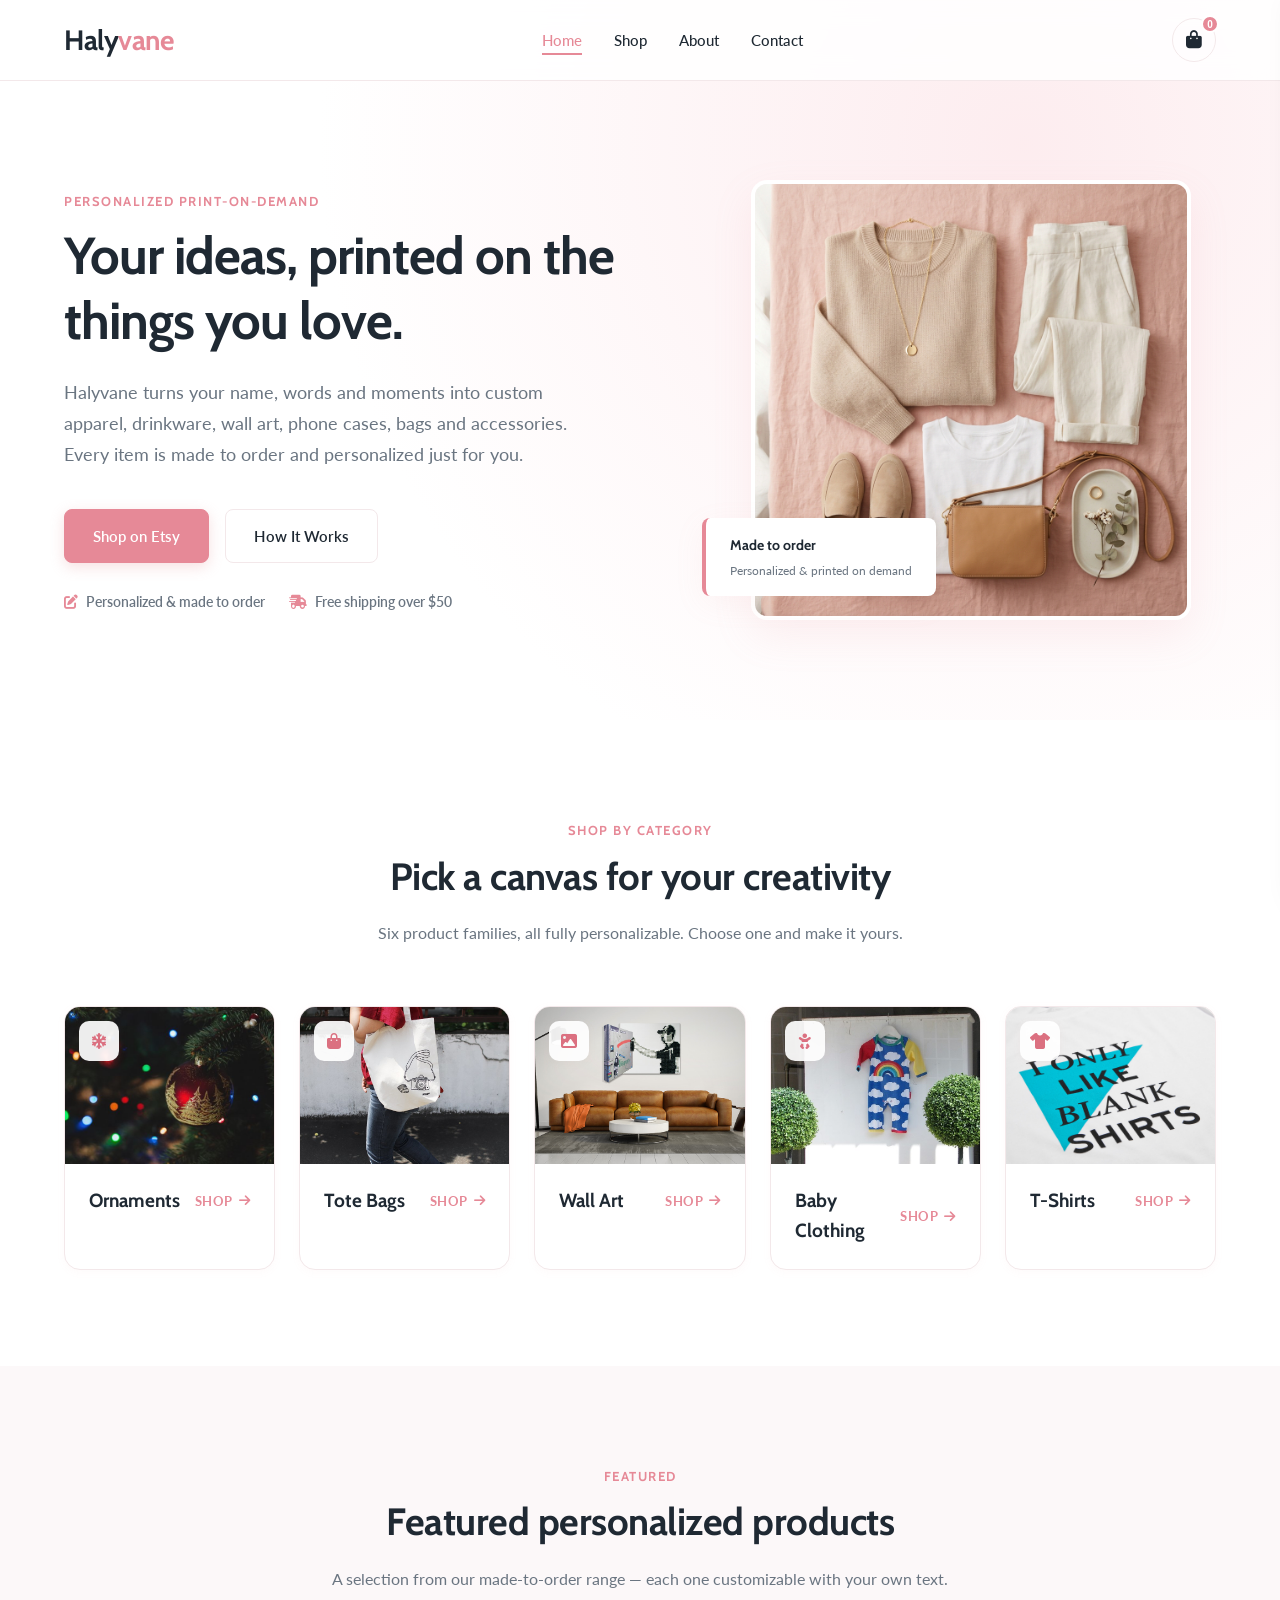
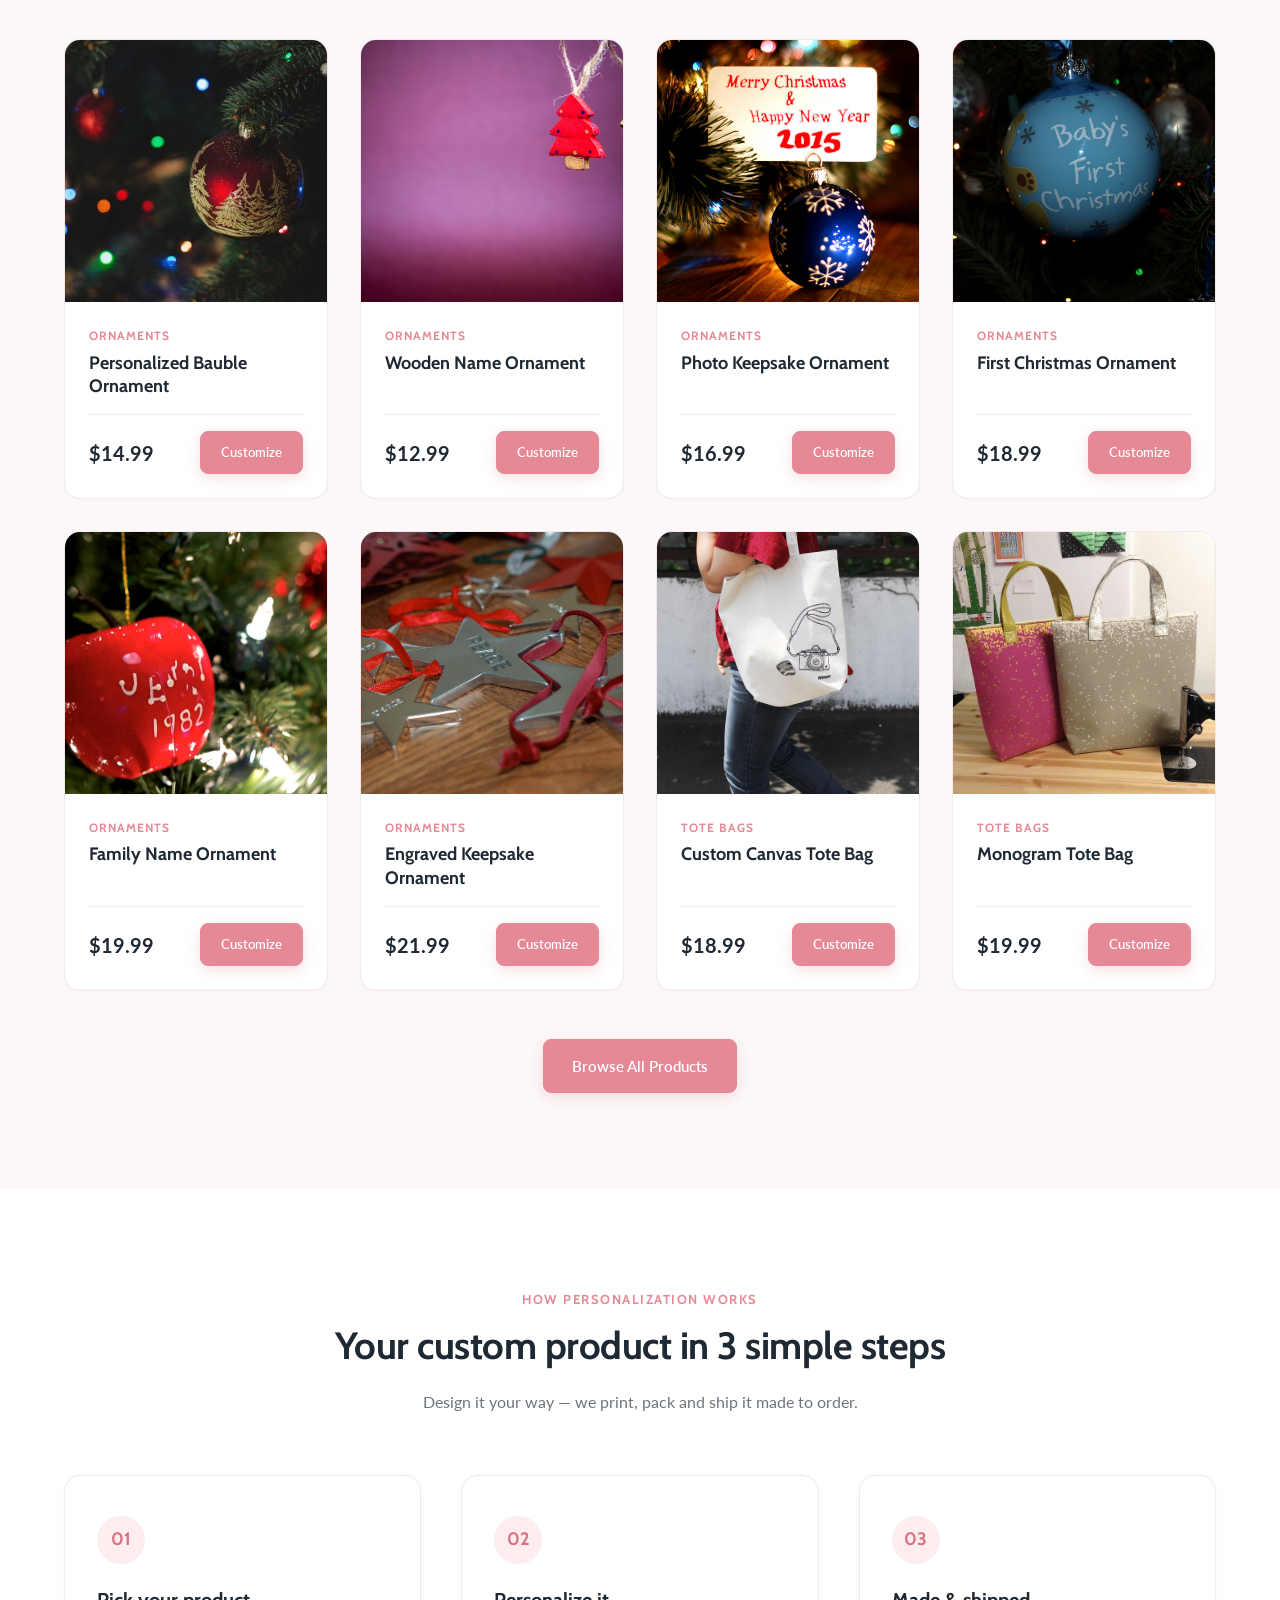
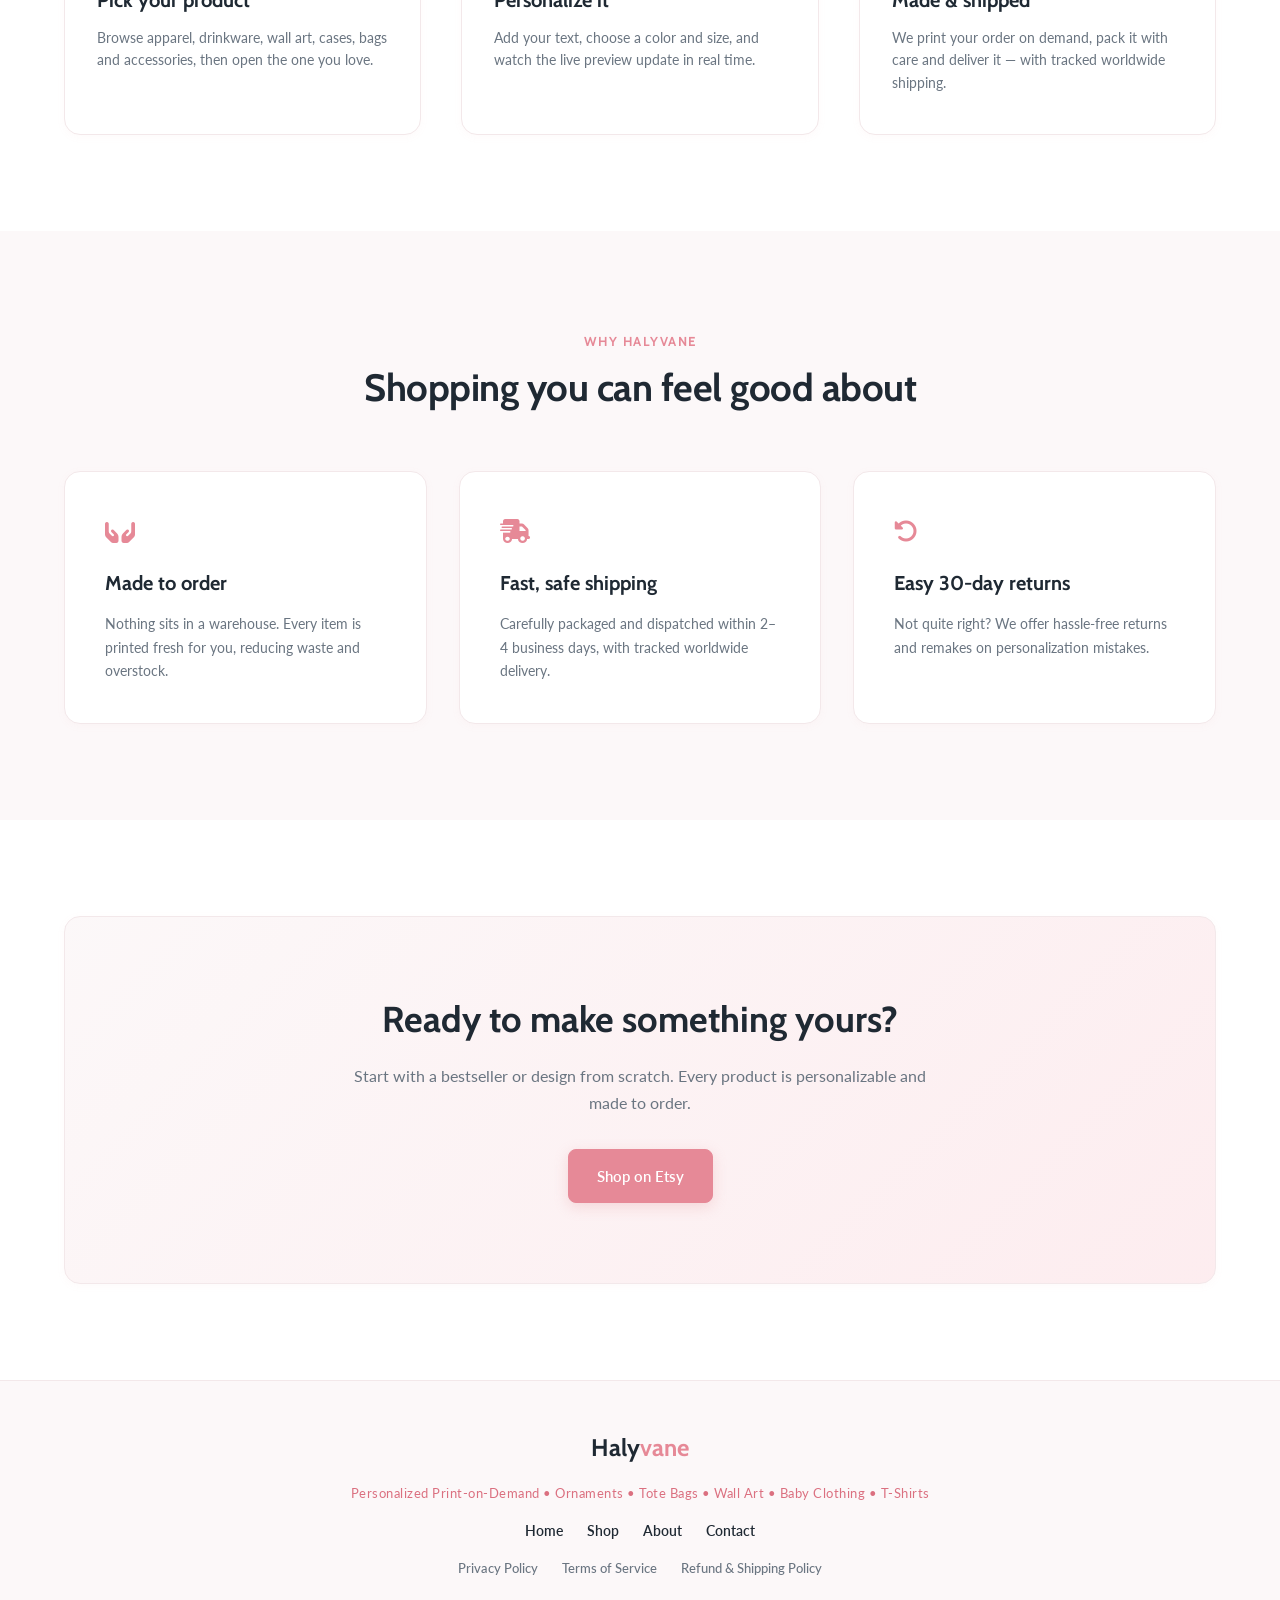
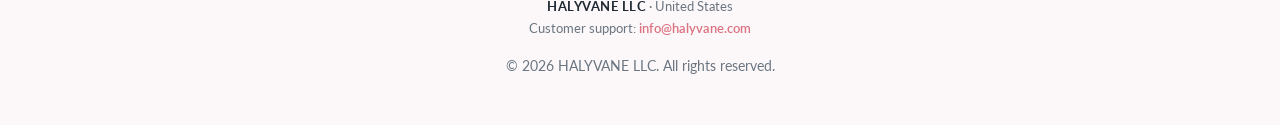
<file: index.html>
<!DOCTYPE html>
<html lang="en">
<head>
  <meta charset="UTF-8">
  <meta name="viewport" content="width=device-width, initial-scale=1.0">
  <meta name="description" content="Halyvane is a personalized print-on-demand store. Design custom apparel, mugs, wall art, phone cases, bags and accessories — made to order and shipped worldwide.">
  <meta name="author" content="Halyvane">
  <title>Halyvane | Personalized Print-on-Demand Store</title>
  <link rel="stylesheet" href="style.css">
  <link rel="stylesheet" href="https://cdnjs.cloudflare.com/ajax/libs/font-awesome/6.4.0/css/all.min.css">
</head>
<body>
  <main>
    <!-- Hero -->
    <section class="hero" id="hero-section">
      <div class="container hero-grid">
        <div class="hero-content">
          <span class="section-tag">Personalized Print-on-Demand</span>
          <h1>Your ideas, printed on the things you love.</h1>
          <p>
            Halyvane turns your name, words and moments into custom apparel, drinkware, wall art,
            phone cases, bags and accessories. Every item is made to order and personalized just for you.
          </p>
          <div class="hero-buttons">
            <a href="https://halyvane.etsy.com" class="btn btn-primary" target="_blank" rel="noopener">Shop on Etsy</a>
            <a href="#how-it-works" class="btn btn-secondary">How It Works</a>
          </div>
          <div class="hero-trust">
            <span><i class="fa-solid fa-pen-to-square"></i> Personalized &amp; made to order</span>
            <span><i class="fa-solid fa-truck-fast"></i> Free shipping over $50</span>
          </div>
        </div>
        <div class="hero-visual">
          <div class="hero-image-wrapper">
            <img src="images/hero.png" alt="Personalized print-on-demand products by Halyvane">
          </div>
          <div class="hero-badge">
            <span class="badge-title">Made to order</span>
            <span class="badge-subtitle">Personalized &amp; printed on demand</span>
          </div>
        </div>
      </div>
    </section>

    <!-- Category tiles -->
    <section class="section" id="categories">
      <div class="container">
        <div class="section-header" style="text-align:center;margin:0 auto 60px;max-width:640px;">
          <span class="section-tag">Shop by Category</span>
          <h2>Pick a canvas for your creativity</h2>
          <p class="subtitle">Six product families, all fully personalizable. Choose one and make it yours.</p>
        </div>
        <div class="category-tiles" id="category-tiles"></div>
      </div>
    </section>

    <!-- Featured products -->
    <section class="section section-bg" id="featured">
      <div class="container">
        <div class="section-header" style="text-align:center;margin:0 auto 48px;max-width:640px;">
          <span class="section-tag">Featured</span>
          <h2>Featured personalized products</h2>
          <p class="subtitle">A selection from our made-to-order range — each one customizable with your own text.</p>
        </div>
        <div class="shop-products-grid" id="home-featured-grid"></div>
        <div style="text-align:center;margin-top:48px;">
          <a href="shop.html" class="btn btn-primary">Browse All Products</a>
        </div>
      </div>
    </section>

    <!-- How it works -->
    <section class="section" id="how-it-works">
      <div class="container">
        <div class="section-header" style="text-align:center;margin:0 auto 60px;max-width:640px;">
          <span class="section-tag">How Personalization Works</span>
          <h2>Your custom product in 3 simple steps</h2>
          <p class="subtitle">Design it your way — we print, pack and ship it made to order.</p>
        </div>
        <div class="steps-container">
          <div class="step-card">
            <div class="step-num">01</div>
            <h3>Pick your product</h3>
            <p>Browse apparel, drinkware, wall art, cases, bags and accessories, then open the one you love.</p>
          </div>
          <div class="step-card">
            <div class="step-num">02</div>
            <h3>Personalize it</h3>
            <p>Add your text, choose a color and size, and watch the live preview update in real time.</p>
          </div>
          <div class="step-card">
            <div class="step-num">03</div>
            <h3>Made &amp; shipped</h3>
            <p>We print your order on demand, pack it with care and deliver it — with tracked worldwide shipping.</p>
          </div>
        </div>
      </div>
    </section>

    <!-- Trust / policies -->
    <section class="section section-bg" id="policies">
      <div class="container">
        <div class="section-header" style="text-align:center;margin:0 auto 60px;max-width:640px;">
          <span class="section-tag">Why Halyvane</span>
          <h2>Shopping you can feel good about</h2>
        </div>
        <div class="info-grid">
          <div class="info-card">
            <div class="info-card-icon"><i class="fa-solid fa-hands-holding"></i></div>
            <h3>Made to order</h3>
            <p>Nothing sits in a warehouse. Every item is printed fresh for you, reducing waste and overstock.</p>
          </div>
          <div class="info-card">
            <div class="info-card-icon"><i class="fa-solid fa-truck-fast"></i></div>
            <h3>Fast, safe shipping</h3>
            <p>Carefully packaged and dispatched within 2–4 business days, with tracked worldwide delivery.</p>
          </div>
          <div class="info-card">
            <div class="info-card-icon"><i class="fa-solid fa-rotate-left"></i></div>
            <h3>Easy 30-day returns</h3>
            <p>Not quite right? We offer hassle-free returns and remakes on personalization mistakes.</p>
          </div>
        </div>
      </div>
    </section>

    <!-- CTA -->
    <section class="section" id="cta">
      <div class="container">
        <div class="etsy-promo">
          <h2>Ready to make something yours?</h2>
          <p>Start with a bestseller or design from scratch. Every product is personalizable and made to order.</p>
          <a href="https://halyvane.etsy.com" class="btn btn-primary" target="_blank" rel="noopener">Shop on Etsy</a>
        </div>
      </div>
    </section>
  </main>

  <script src="js/data.js"></script>
  <script src="js/app.js"></script>
  <script>
    // Home page: category tiles + featured bestsellers (data.js is loaded above).
    document.addEventListener("DOMContentLoaded", () => {
      const tiles = document.getElementById("category-tiles");
      if (tiles) {
        tiles.innerHTML = CATEGORIES.map((c) => `
          <a class="category-tile" href="shop.html?cat=${c.key}">
            <span class="category-tile-img">
              <img src="${c.image}" alt="${c.label}" loading="lazy" onerror="this.onerror=null;this.src='${fallbackImage(c.key)}'">
              <span class="category-tile-icon"><i class="${c.icon}"></i></span>
            </span>
            <span class="category-tile-body">
              <span class="category-tile-label">${c.label}</span>
              <span class="category-tile-cta">Shop <i class="fa-solid fa-arrow-right"></i></span>
            </span>
          </a>`).join("");
      }

      const grid = document.getElementById("home-featured-grid");
      if (grid) {
        const featured = PRODUCTS.slice(0, 8);
        const catLabel = {};
        CATEGORIES.forEach((c) => (catLabel[c.key] = c.label));
        grid.innerHTML = featured.map((p) => `
          <article class="shop-item-card">
            <a class="shop-item-img-wrapper" href="product.html?id=${p.id}" aria-label="${p.name}">
              <img src="${p.image}" alt="${p.name}" loading="lazy" onerror="this.onerror=null;this.src='${fallbackImage(p.category)}'">
              <span class="shop-item-personalize-tag"><i class="fa-solid fa-pen-to-square"></i> Personalize</span>
            </a>
            <div class="shop-item-info">
              <div class="shop-item-meta">
                <span class="shop-item-category">${catLabel[p.category] || p.category}</span>
                <h3 class="shop-item-title"><a href="product.html?id=${p.id}">${p.name}</a></h3>
              </div>
              <div class="shop-item-bottom">
                <span class="shop-item-price">$${p.price.toFixed(2)}</span>
                <a class="btn btn-primary btn-sm" href="product.html?id=${p.id}">Customize</a>
              </div>
            </div>
          </article>`).join("");
      }
    });
  </script>
</body>
</html>
</file>
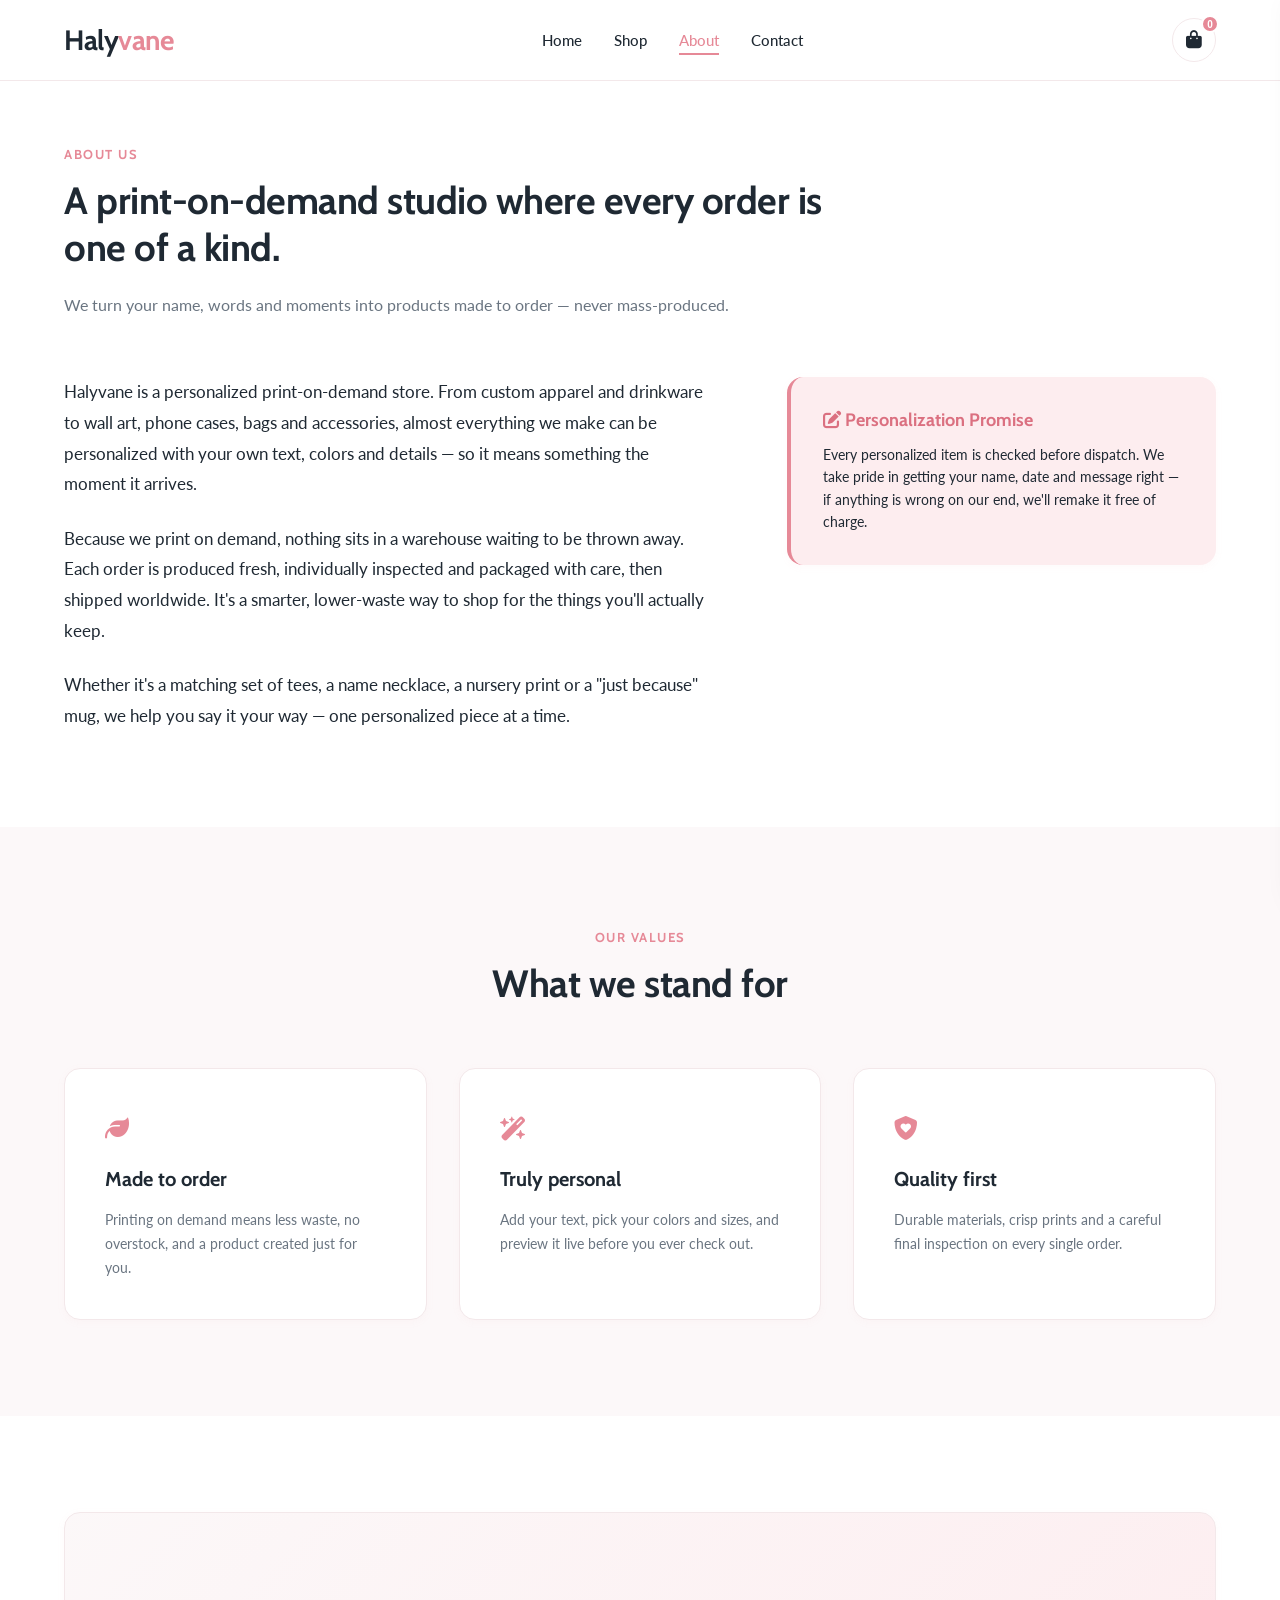
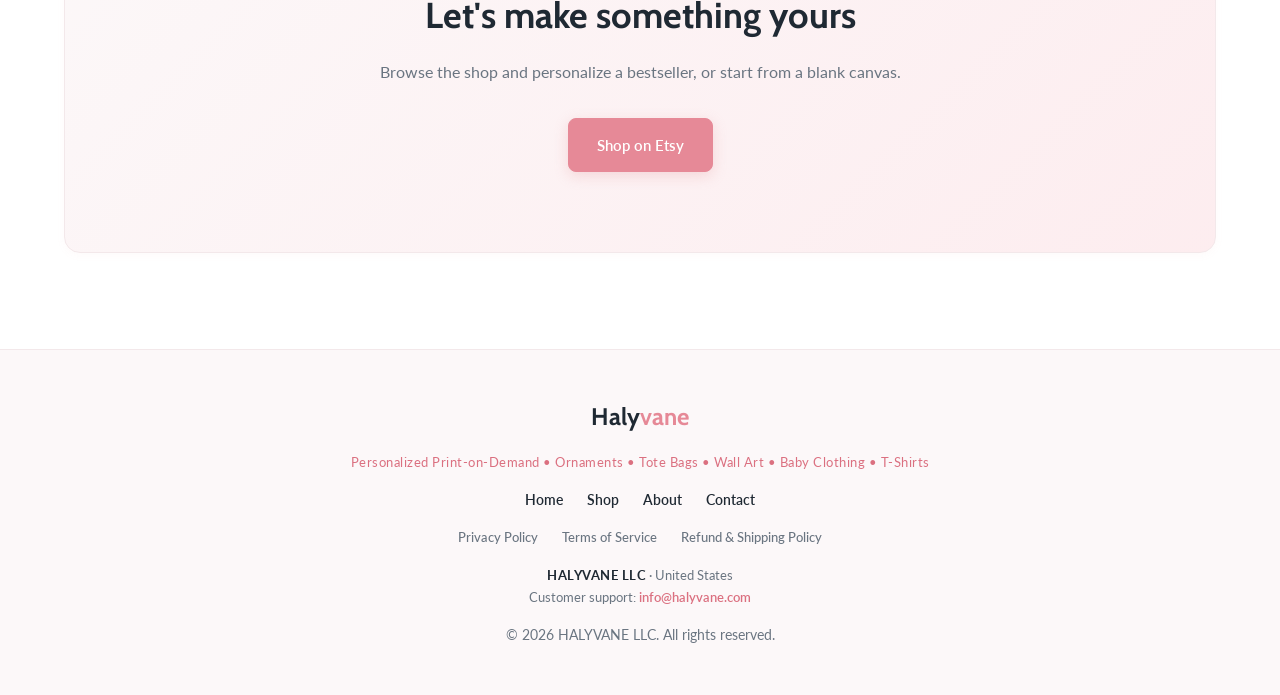
<file: about.html>
<!DOCTYPE html>
<html lang="en">
<head>
  <meta charset="UTF-8">
  <meta name="viewport" content="width=device-width, initial-scale=1.0">
  <meta name="description" content="About Halyvane — a personalized print-on-demand studio turning your words and moments into custom apparel, drinkware, wall art and more.">
  <title>About | Halyvane</title>
  <link rel="stylesheet" href="style.css">
  <link rel="stylesheet" href="https://cdnjs.cloudflare.com/ajax/libs/font-awesome/6.4.0/css/all.min.css">
</head>
<body>
  <main>
    <!-- About hero -->
    <section class="section page-section" id="about">
      <div class="container">
        <div class="section-header" style="max-width:760px;">
          <span class="section-tag">About Us</span>
          <h2>A print-on-demand studio where every order is one of a kind.</h2>
          <p class="subtitle">We turn your name, words and moments into products made to order — never mass-produced.</p>
        </div>
        <div class="about-content">
          <div class="about-paragraphs">
            <p>
              Halyvane is a personalized print-on-demand store. From custom apparel and drinkware to
              wall art, phone cases, bags and accessories, almost everything we make can be personalized
              with your own text, colors and details — so it means something the moment it arrives.
            </p>
            <p>
              Because we print on demand, nothing sits in a warehouse waiting to be thrown away. Each
              order is produced fresh, individually inspected and packaged with care, then shipped
              worldwide. It's a smarter, lower-waste way to shop for the things you'll actually keep.
            </p>
            <p>
              Whether it's a matching set of tees, a name necklace, a nursery print or a "just because"
              mug, we help you say it your way — one personalized piece at a time.
            </p>
          </div>
          <div class="about-note">
            <h3><i class="fa-solid fa-pen-to-square"></i> Personalization Promise</h3>
            <p>
              Every personalized item is checked before dispatch. We take pride in getting your name,
              date and message right — if anything is wrong on our end, we'll remake it free of charge.
            </p>
          </div>
        </div>
      </div>
    </section>

    <!-- Values -->
    <section class="section section-bg" id="values">
      <div class="container">
        <div class="section-header" style="text-align:center;margin:0 auto 60px;max-width:640px;">
          <span class="section-tag">Our Values</span>
          <h2>What we stand for</h2>
        </div>
        <div class="info-grid">
          <div class="info-card">
            <div class="info-card-icon"><i class="fa-solid fa-leaf"></i></div>
            <h3>Made to order</h3>
            <p>Printing on demand means less waste, no overstock, and a product created just for you.</p>
          </div>
          <div class="info-card">
            <div class="info-card-icon"><i class="fa-solid fa-wand-magic-sparkles"></i></div>
            <h3>Truly personal</h3>
            <p>Add your text, pick your colors and sizes, and preview it live before you ever check out.</p>
          </div>
          <div class="info-card">
            <div class="info-card-icon"><i class="fa-solid fa-shield-heart"></i></div>
            <h3>Quality first</h3>
            <p>Durable materials, crisp prints and a careful final inspection on every single order.</p>
          </div>
        </div>
      </div>
    </section>

    <!-- CTA -->
    <section class="section" id="about-cta">
      <div class="container">
        <div class="etsy-promo">
          <h2>Let's make something yours</h2>
          <p>Browse the shop and personalize a bestseller, or start from a blank canvas.</p>
          <a href="https://halyvane.etsy.com" class="btn btn-primary" target="_blank" rel="noopener">Shop on Etsy</a>
        </div>
      </div>
    </section>
  </main>

  <script src="js/data.js"></script>
  <script src="js/app.js"></script>
</body>
</html>
</file>
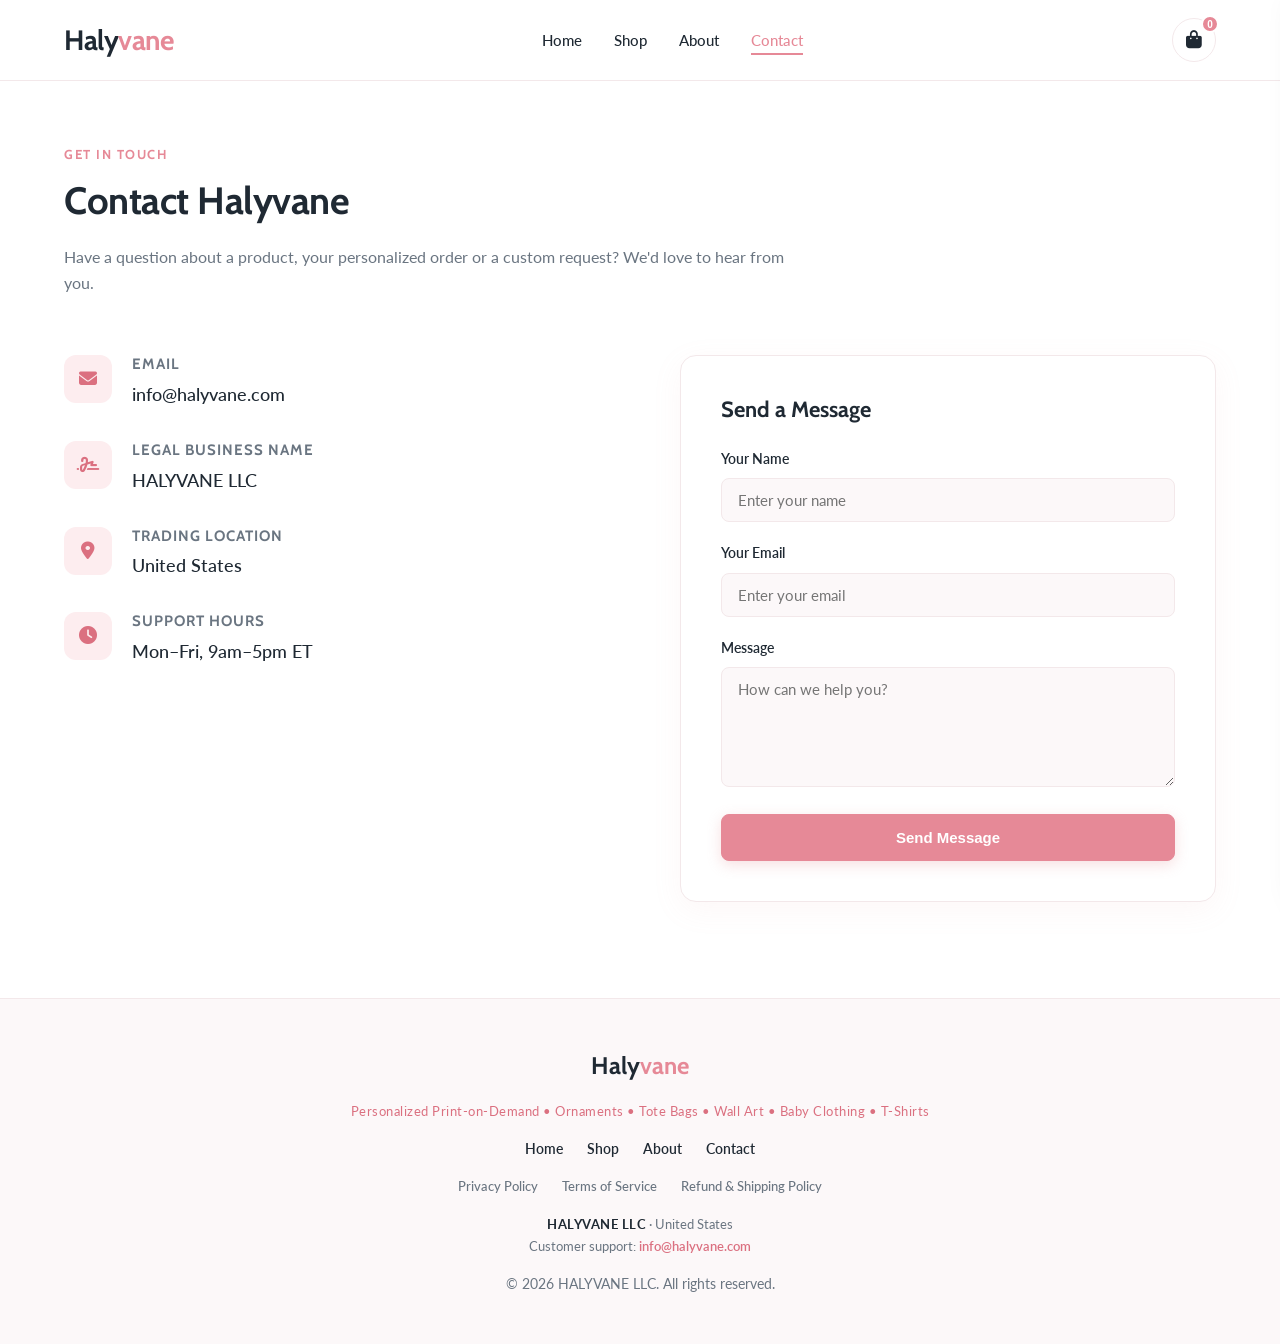
<file: contact.html>
<!DOCTYPE html>
<html lang="en">
<head>
  <meta charset="UTF-8">
  <meta name="viewport" content="width=device-width, initial-scale=1.0">
  <meta name="description" content="Contact Halyvane — questions about your personalized order, a custom request or anything else? Get in touch.">
  <title>Contact | Halyvane</title>
  <link rel="stylesheet" href="style.css">
  <link rel="stylesheet" href="https://cdnjs.cloudflare.com/ajax/libs/font-awesome/6.4.0/css/all.min.css">
</head>
<body>
  <main>
    <section class="section page-section" id="contact">
      <div class="container">
        <div class="section-header" style="max-width:720px;">
          <span class="section-tag">Get in Touch</span>
          <h2>Contact Halyvane</h2>
          <p class="subtitle">Have a question about a product, your personalized order or a custom request? We'd love to hear from you.</p>
        </div>

        <div class="contact-grid">
          <div class="contact-info-block">
            <div class="contact-detail">
              <div class="contact-detail-icon"><i class="fa-solid fa-envelope"></i></div>
              <div class="contact-detail-content">
                <h4>Email</h4>
                <p><a href="mailto:info@halyvane.com">info@halyvane.com</a></p>
              </div>
            </div>
            <div class="contact-detail">
              <div class="contact-detail-icon"><i class="fa-solid fa-signature"></i></div>
              <div class="contact-detail-content">
                <h4>Legal Business Name</h4>
                <p>HALYVANE LLC</p>
              </div>
            </div>
            <div class="contact-detail">
              <div class="contact-detail-icon"><i class="fa-solid fa-location-dot"></i></div>
              <div class="contact-detail-content">
                <h4>Trading Location</h4>
                <p>United States</p>
              </div>
            </div>
            <div class="contact-detail">
              <div class="contact-detail-icon"><i class="fa-solid fa-clock"></i></div>
              <div class="contact-detail-content">
                <h4>Support Hours</h4>
                <p>Mon–Fri, 9am–5pm ET</p>
              </div>
            </div>
          </div>

          <div class="contact-form-wrapper">
            <h3>Send a Message</h3>
            <form id="contact-form" onsubmit="event.preventDefault(); this.reset(); alert('Thanks for reaching out! This is a demo store — for real inquiries please email info@halyvane.com.');">
              <div class="form-group">
                <label for="form-name">Your Name</label>
                <input type="text" id="form-name" class="form-control" placeholder="Enter your name" required>
              </div>
              <div class="form-group">
                <label for="form-email">Your Email</label>
                <input type="email" id="form-email" class="form-control" placeholder="Enter your email" required>
              </div>
              <div class="form-group">
                <label for="form-message">Message</label>
                <textarea id="form-message" class="form-control" placeholder="How can we help you?" required></textarea>
              </div>
              <button type="submit" class="btn btn-primary" style="width:100%;">Send Message</button>
            </form>
          </div>
        </div>
      </div>
    </section>
  </main>

  <script src="js/data.js"></script>
  <script src="js/app.js"></script>
</body>
</html>
</file>
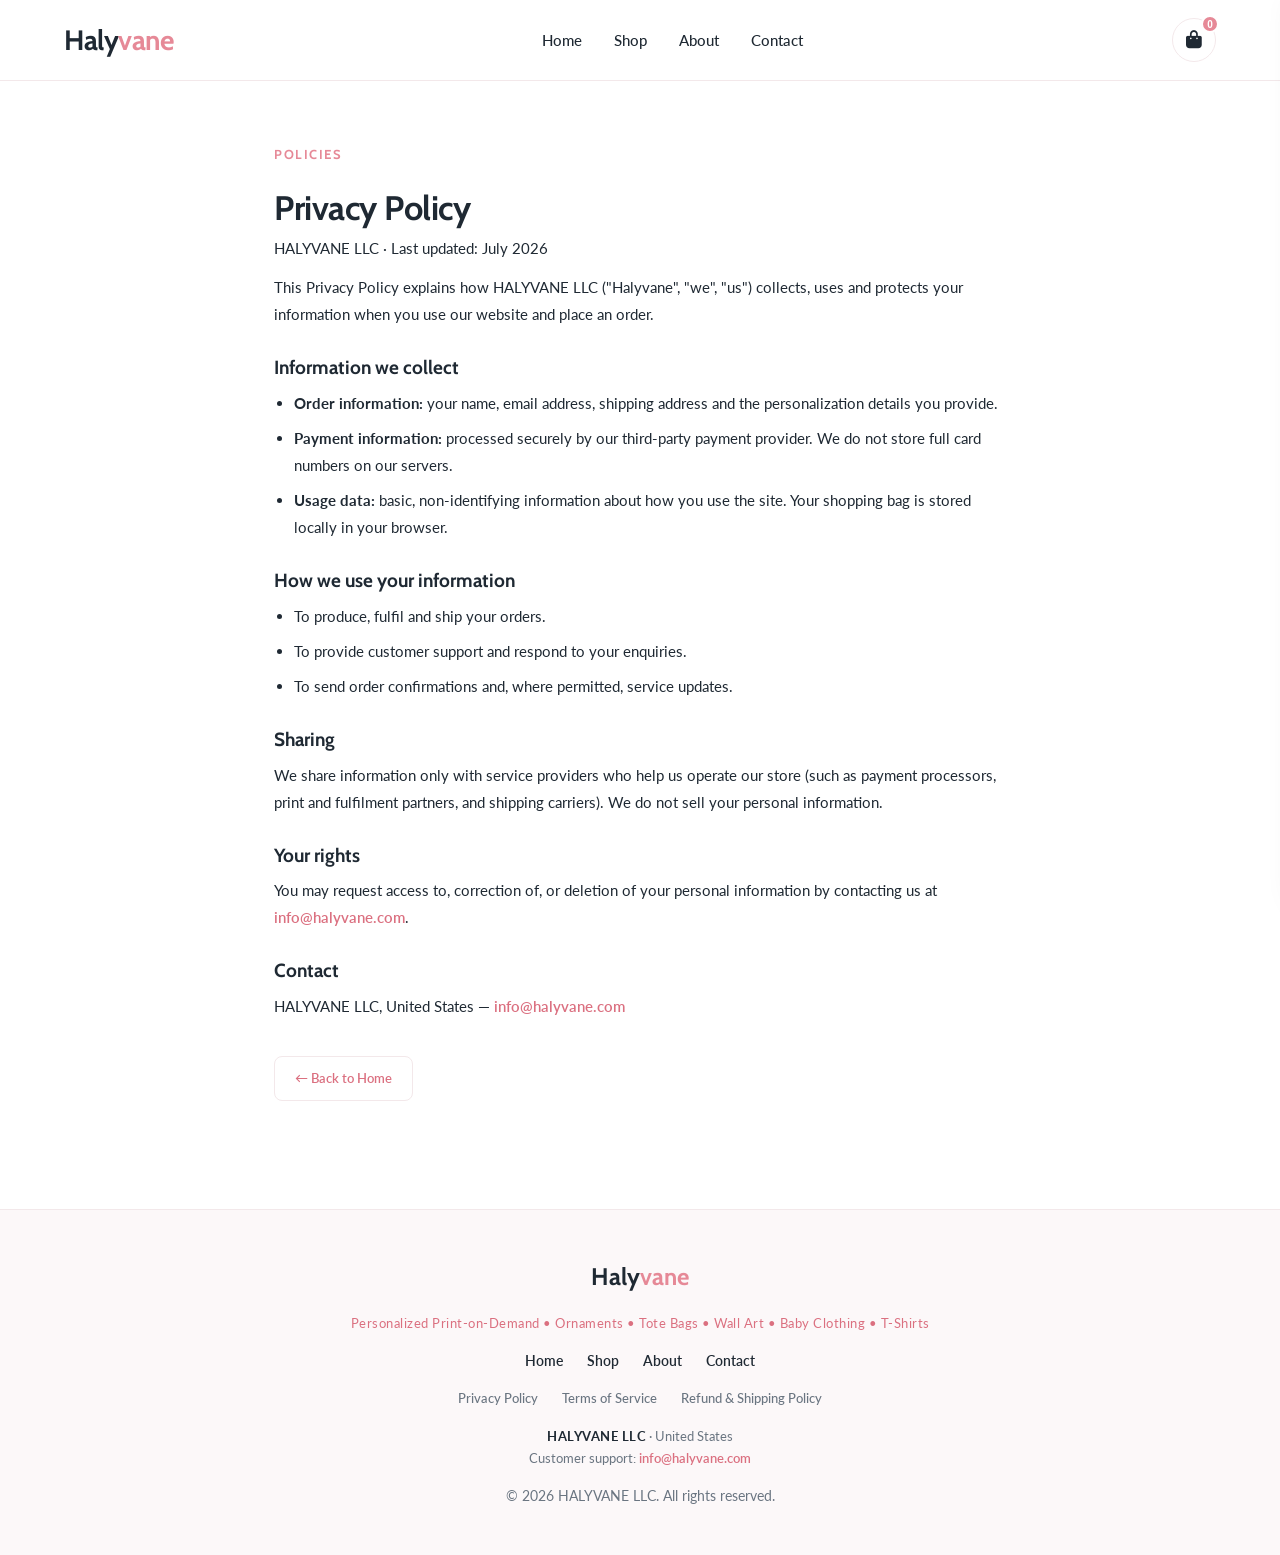
<file: privacy.html>
<!DOCTYPE html>
<html lang="en">
<head>
  <meta charset="UTF-8">
  <meta name="viewport" content="width=device-width, initial-scale=1.0">
  <meta name="description" content="Halyvane privacy policy — how HALYVANE LLC collects, uses and protects your information.">
  <title>Privacy Policy | Halyvane</title>
  <link rel="stylesheet" href="style.css">
  <link rel="stylesheet" href="https://cdnjs.cloudflare.com/ajax/libs/font-awesome/6.4.0/css/all.min.css">
</head>
<body>
  <main>
    <section class="section page-section" id="legal">
      <div class="container legal-content">
        <span class="section-tag">Policies</span>
        <h1>Privacy Policy</h1>
        <p class="legal-updated">HALYVANE LLC · Last updated: July 2026</p>

        <p>This Privacy Policy explains how HALYVANE LLC ("Halyvane", "we", "us") collects, uses and protects your information when you use our website and place an order.</p>

        <h3>Information we collect</h3>
        <ul>
          <li><strong>Order information:</strong> your name, email address, shipping address and the personalization details you provide.</li>
          <li><strong>Payment information:</strong> processed securely by our third-party payment provider. We do not store full card numbers on our servers.</li>
          <li><strong>Usage data:</strong> basic, non-identifying information about how you use the site. Your shopping bag is stored locally in your browser.</li>
        </ul>

        <h3>How we use your information</h3>
        <ul>
          <li>To produce, fulfil and ship your orders.</li>
          <li>To provide customer support and respond to your enquiries.</li>
          <li>To send order confirmations and, where permitted, service updates.</li>
        </ul>

        <h3>Sharing</h3>
        <p>We share information only with service providers who help us operate our store (such as payment processors, print and fulfilment partners, and shipping carriers). We do not sell your personal information.</p>

        <h3>Your rights</h3>
        <p>You may request access to, correction of, or deletion of your personal information by contacting us at <a href="mailto:info@halyvane.com">info@halyvane.com</a>.</p>

        <h3>Contact</h3>
        <p>HALYVANE LLC, United States — <a href="mailto:info@halyvane.com">info@halyvane.com</a></p>

        <p class="legal-back"><a href="index.html" class="btn btn-secondary btn-sm">&larr; Back to Home</a></p>
      </div>
    </section>
  </main>

  <script src="js/data.js"></script>
  <script src="js/app.js"></script>
</body>
</html>
</file>
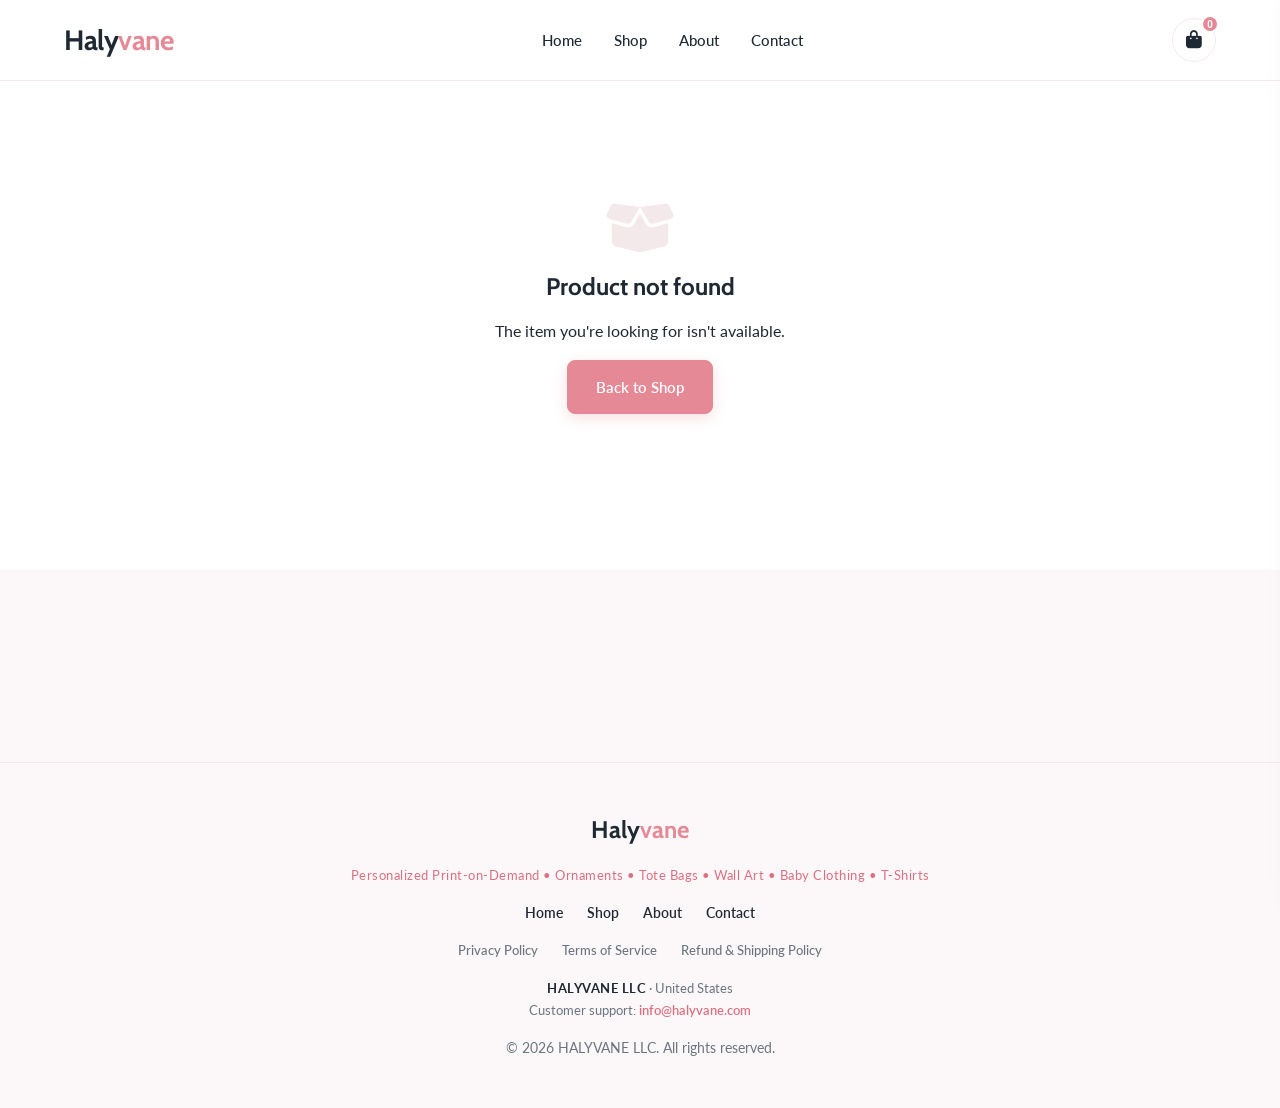
<file: product.html>
<!DOCTYPE html>
<html lang="en">
<head>
  <meta charset="UTF-8">
  <meta name="viewport" content="width=device-width, initial-scale=1.0">
  <meta name="description" content="Personalize your Halyvane product — add custom text, choose a color and size, and preview it live.">
  <title>Product | Halyvane</title>
  <link rel="stylesheet" href="style.css">
  <link rel="stylesheet" href="https://cdnjs.cloudflare.com/ajax/libs/font-awesome/6.4.0/css/all.min.css">
</head>
<body>
  <main>
    <section class="section page-section" id="product">
      <div class="container">
        <div id="product-detail"></div>
      </div>
    </section>
    <section class="section section-bg" id="related">
      <div class="container">
        <div id="product-related"></div>
      </div>
    </section>
  </main>

  <script src="js/data.js"></script>
  <script src="js/app.js"></script>
  <script src="js/product.js"></script>
</body>
</html>
</file>
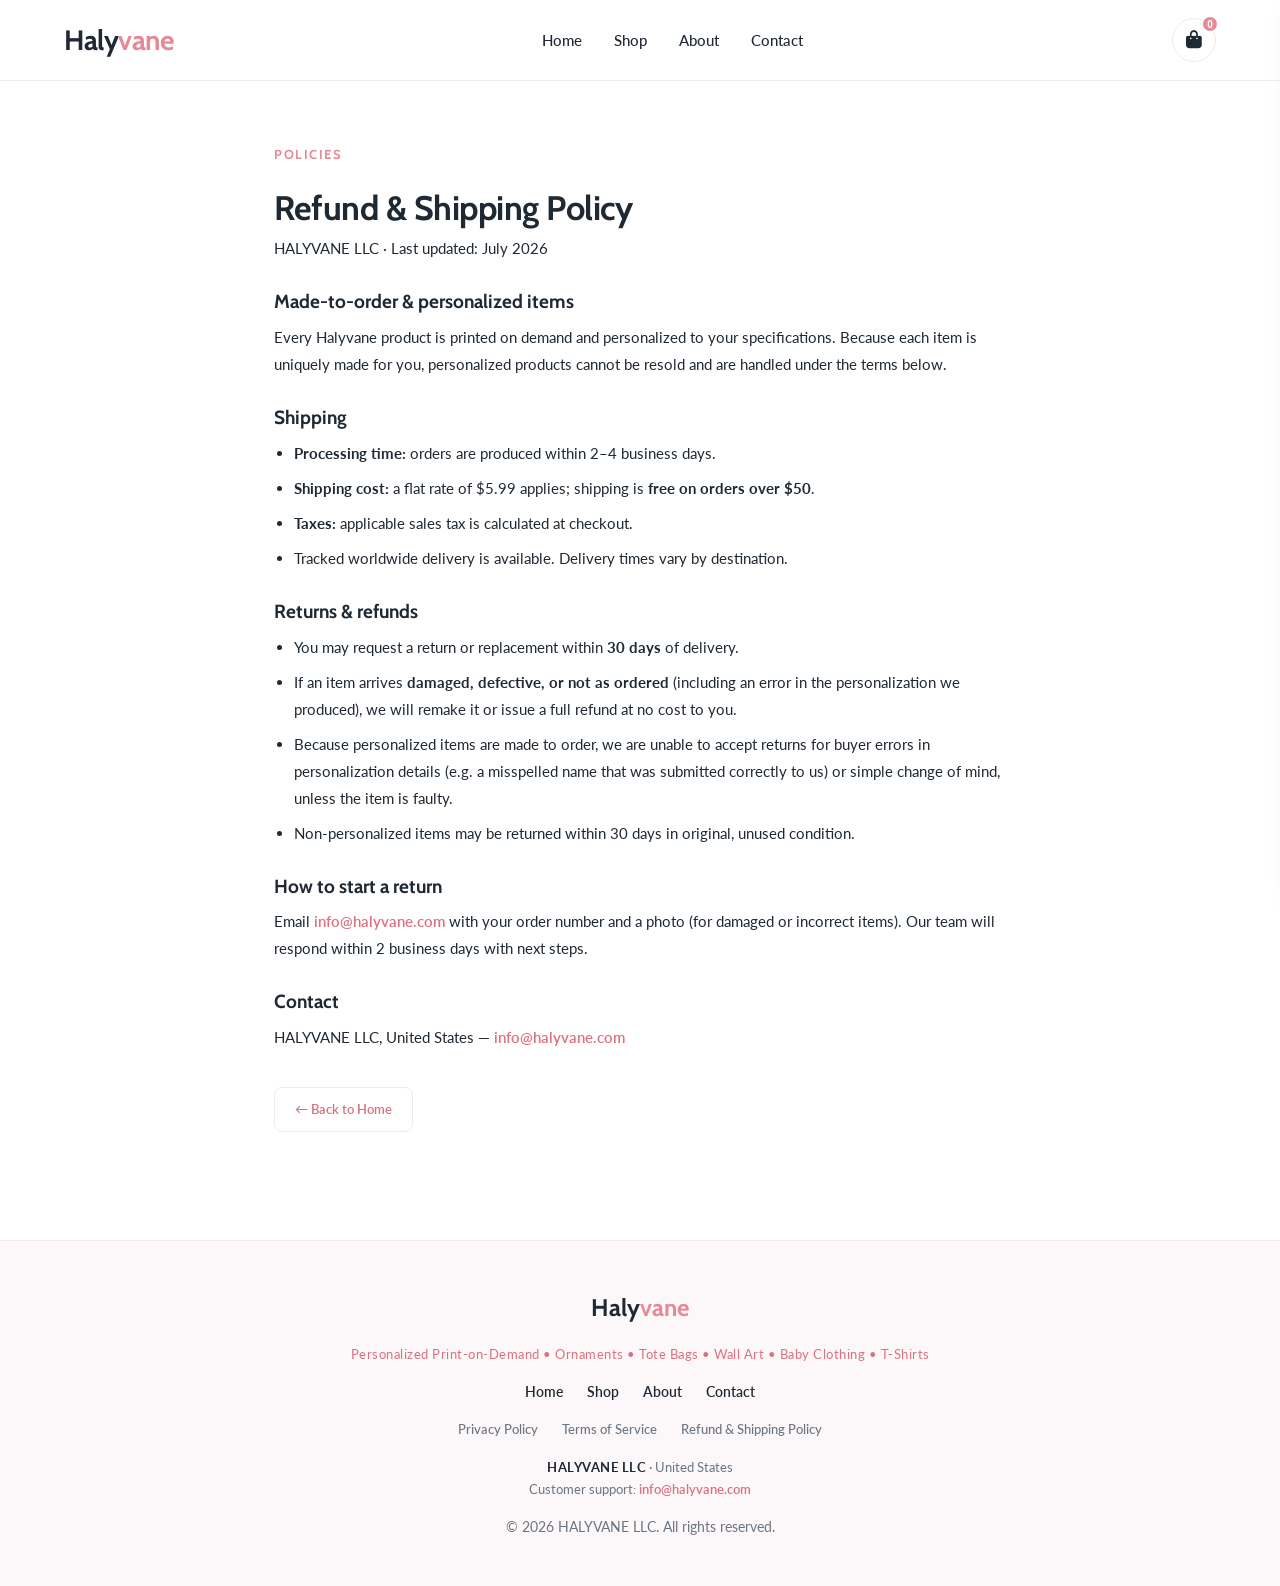
<file: refund.html>
<!DOCTYPE html>
<html lang="en">
<head>
  <meta charset="UTF-8">
  <meta name="viewport" content="width=device-width, initial-scale=1.0">
  <meta name="description" content="Halyvane refund, return and shipping policy for personalized, made-to-order products.">
  <title>Refund &amp; Shipping Policy | Halyvane</title>
  <link rel="stylesheet" href="style.css">
  <link rel="stylesheet" href="https://cdnjs.cloudflare.com/ajax/libs/font-awesome/6.4.0/css/all.min.css">
</head>
<body>
  <main>
    <section class="section page-section" id="legal">
      <div class="container legal-content">
        <span class="section-tag">Policies</span>
        <h1>Refund &amp; Shipping Policy</h1>
        <p class="legal-updated">HALYVANE LLC · Last updated: July 2026</p>

        <h3>Made-to-order &amp; personalized items</h3>
        <p>Every Halyvane product is printed on demand and personalized to your specifications. Because each item is uniquely made for you, personalized products cannot be resold and are handled under the terms below.</p>

        <h3>Shipping</h3>
        <ul>
          <li><strong>Processing time:</strong> orders are produced within 2–4 business days.</li>
          <li><strong>Shipping cost:</strong> a flat rate of $5.99 applies; shipping is <strong>free on orders over $50</strong>.</li>
          <li><strong>Taxes:</strong> applicable sales tax is calculated at checkout.</li>
          <li>Tracked worldwide delivery is available. Delivery times vary by destination.</li>
        </ul>

        <h3>Returns &amp; refunds</h3>
        <ul>
          <li>You may request a return or replacement within <strong>30 days</strong> of delivery.</li>
          <li>If an item arrives <strong>damaged, defective, or not as ordered</strong> (including an error in the personalization we produced), we will remake it or issue a full refund at no cost to you.</li>
          <li>Because personalized items are made to order, we are unable to accept returns for buyer errors in personalization details (e.g. a misspelled name that was submitted correctly to us) or simple change of mind, unless the item is faulty.</li>
          <li>Non-personalized items may be returned within 30 days in original, unused condition.</li>
        </ul>

        <h3>How to start a return</h3>
        <p>Email <a href="mailto:info@halyvane.com">info@halyvane.com</a> with your order number and a photo (for damaged or incorrect items). Our team will respond within 2 business days with next steps.</p>

        <h3>Contact</h3>
        <p>HALYVANE LLC, United States — <a href="mailto:info@halyvane.com">info@halyvane.com</a></p>

        <p class="legal-back"><a href="index.html" class="btn btn-secondary btn-sm">&larr; Back to Home</a></p>
      </div>
    </section>
  </main>

  <script src="js/data.js"></script>
  <script src="js/app.js"></script>
</body>
</html>
</file>
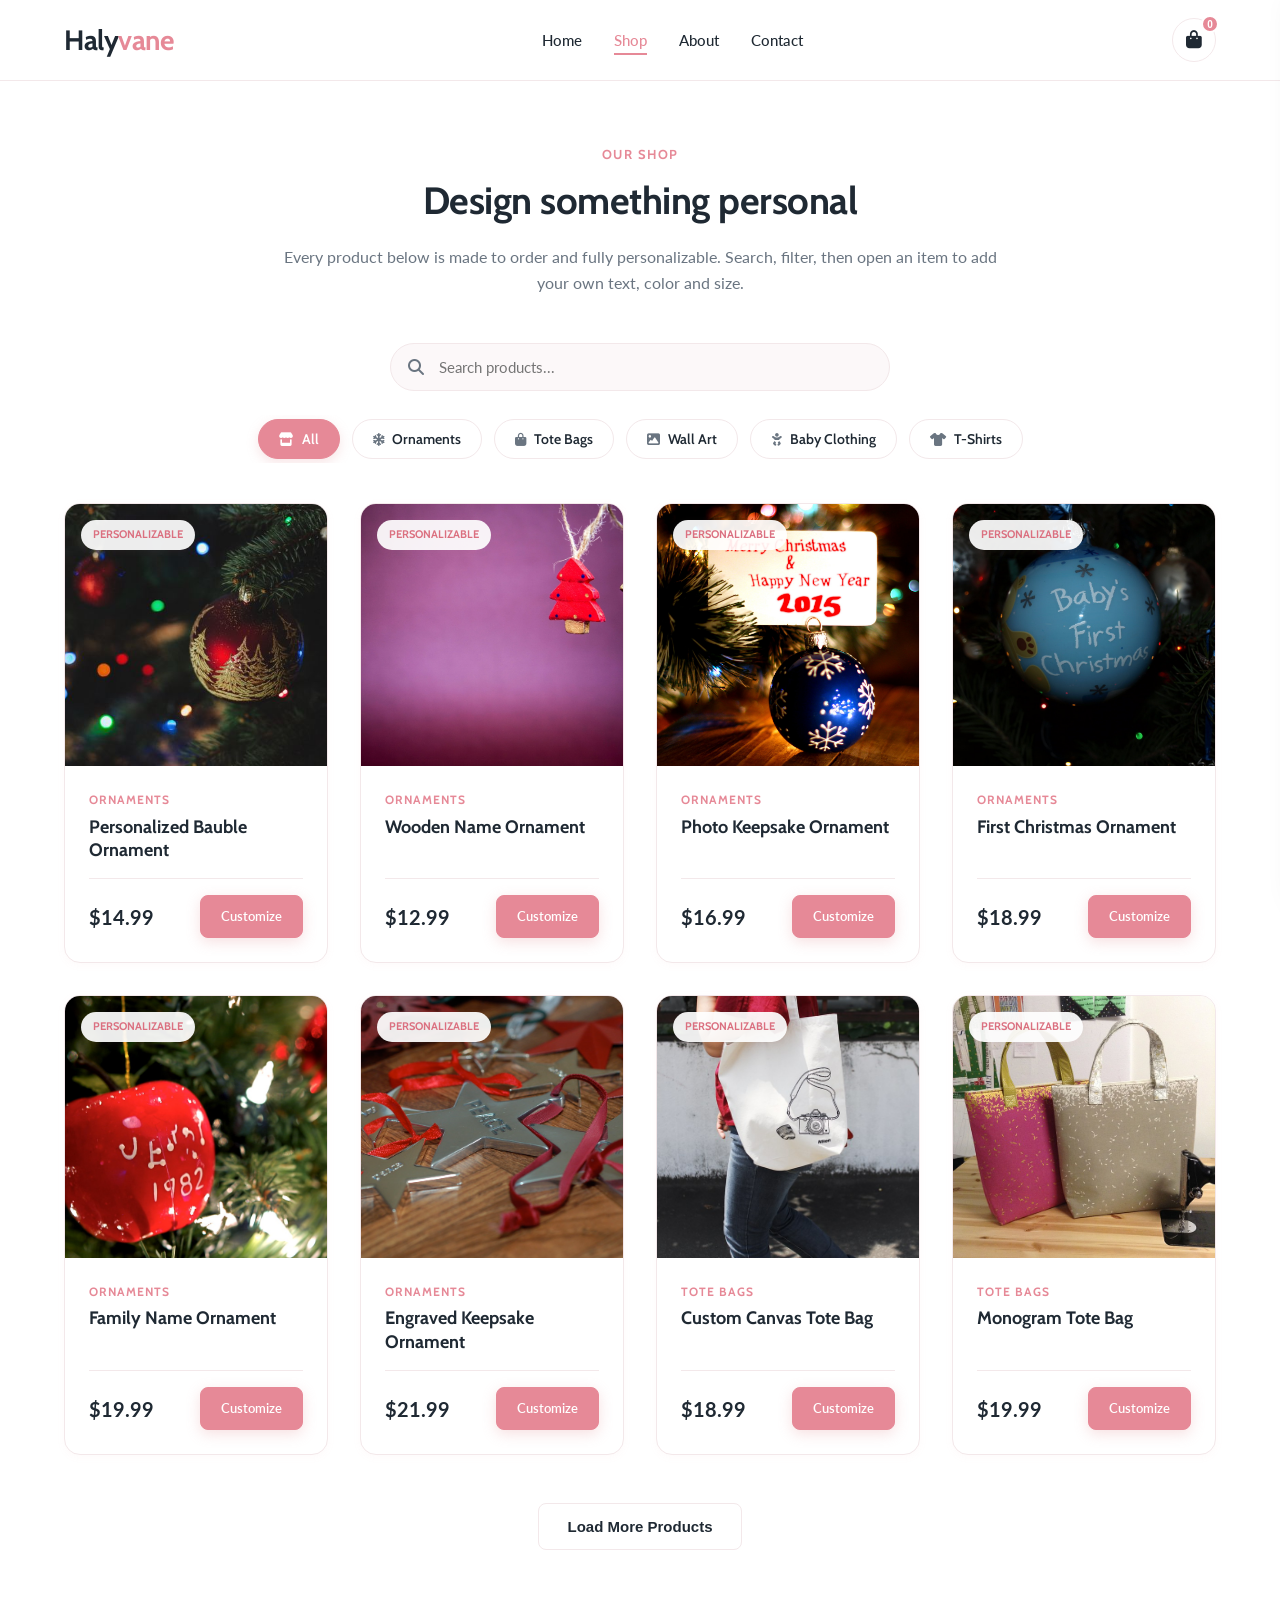
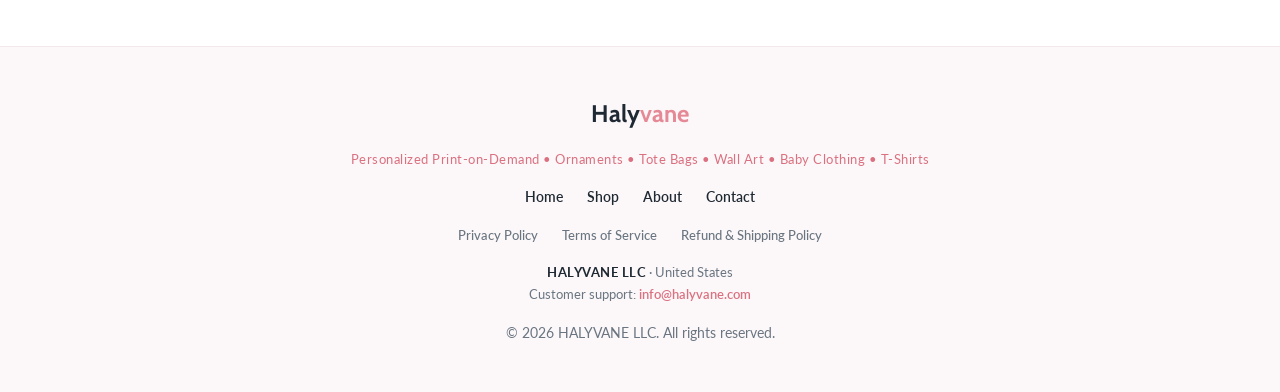
<file: shop.html>
<!DOCTYPE html>
<html lang="en">
<head>
  <meta charset="UTF-8">
  <meta name="viewport" content="width=device-width, initial-scale=1.0">
  <meta name="description" content="Shop personalized print-on-demand products — custom apparel, mugs, wall art, phone cases, bags and accessories from Halyvane.">
  <title>Shop | Halyvane Personalized Products</title>
  <link rel="stylesheet" href="style.css">
  <link rel="stylesheet" href="https://cdnjs.cloudflare.com/ajax/libs/font-awesome/6.4.0/css/all.min.css">
</head>
<body>
  <main>
    <section class="section page-section" id="shop">
      <div class="container">
        <div class="section-header" style="text-align:center;margin:0 auto 48px;max-width:720px;">
          <span class="section-tag">Our Shop</span>
          <h2>Design something personal</h2>
          <p class="subtitle">Every product below is made to order and fully personalizable. Search, filter, then open an item to add your own text, color and size.</p>
        </div>

        <div class="shop-controls">
          <div class="search-bar-wrapper">
            <i class="fa-solid fa-magnifying-glass search-icon"></i>
            <input type="text" id="shop-search-input" placeholder="Search products..." aria-label="Search products">
          </div>
          <div class="category-filters" id="category-filters-container"></div>
        </div>

        <div class="shop-products-grid" id="shop-products-grid"></div>

        <div class="shop-load-more" id="shop-load-more-container" style="text-align:center;margin-top:48px;">
          <button class="btn btn-secondary" id="load-more-btn">Load More Products</button>
        </div>
      </div>
    </section>
  </main>

  <script src="js/data.js"></script>
  <script src="js/app.js"></script>
  <script src="js/shop.js"></script>
</body>
</html>
</file>
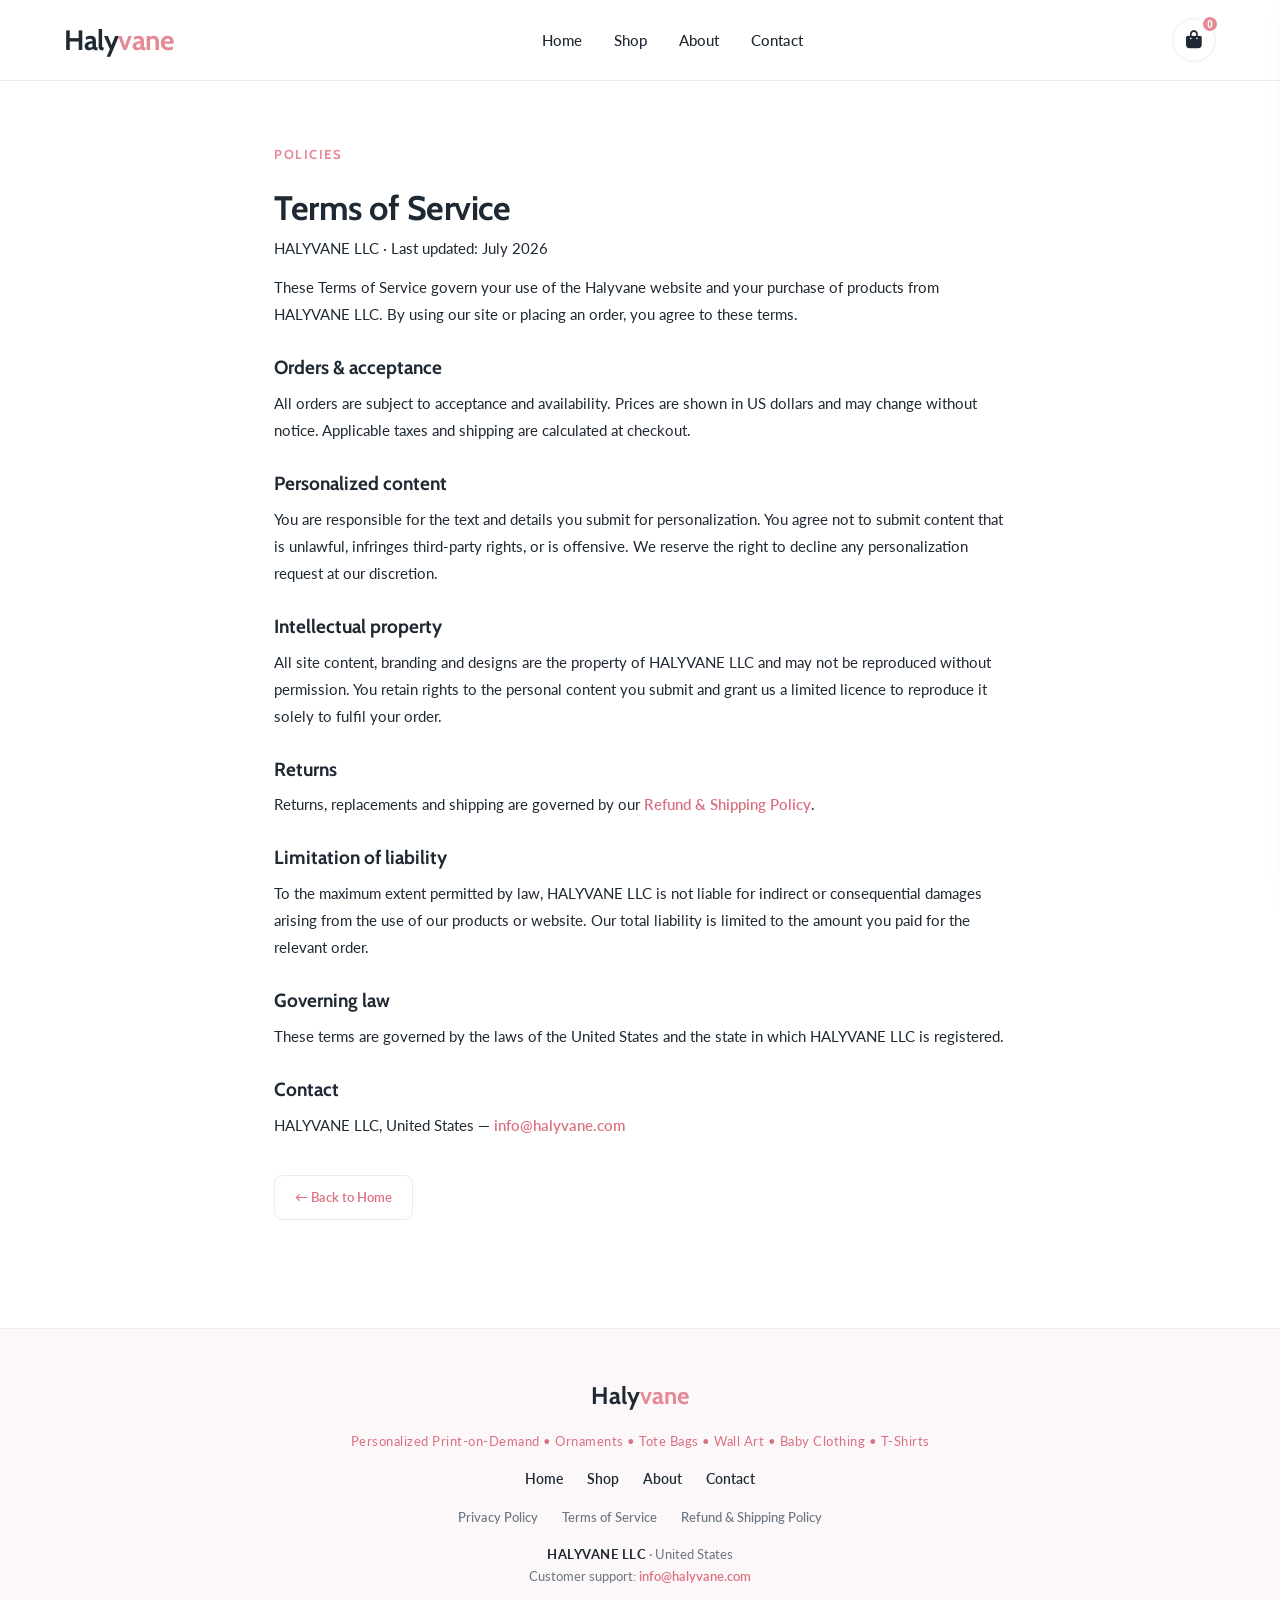
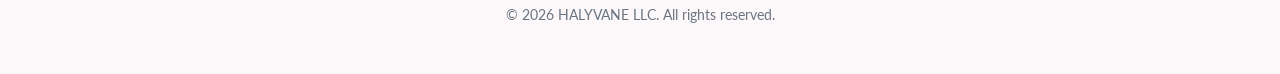
<file: terms.html>
<!DOCTYPE html>
<html lang="en">
<head>
  <meta charset="UTF-8">
  <meta name="viewport" content="width=device-width, initial-scale=1.0">
  <meta name="description" content="Halyvane terms of service for HALYVANE LLC.">
  <title>Terms of Service | Halyvane</title>
  <link rel="stylesheet" href="style.css">
  <link rel="stylesheet" href="https://cdnjs.cloudflare.com/ajax/libs/font-awesome/6.4.0/css/all.min.css">
</head>
<body>
  <main>
    <section class="section page-section" id="legal">
      <div class="container legal-content">
        <span class="section-tag">Policies</span>
        <h1>Terms of Service</h1>
        <p class="legal-updated">HALYVANE LLC · Last updated: July 2026</p>

        <p>These Terms of Service govern your use of the Halyvane website and your purchase of products from HALYVANE LLC. By using our site or placing an order, you agree to these terms.</p>

        <h3>Orders &amp; acceptance</h3>
        <p>All orders are subject to acceptance and availability. Prices are shown in US dollars and may change without notice. Applicable taxes and shipping are calculated at checkout.</p>

        <h3>Personalized content</h3>
        <p>You are responsible for the text and details you submit for personalization. You agree not to submit content that is unlawful, infringes third-party rights, or is offensive. We reserve the right to decline any personalization request at our discretion.</p>

        <h3>Intellectual property</h3>
        <p>All site content, branding and designs are the property of HALYVANE LLC and may not be reproduced without permission. You retain rights to the personal content you submit and grant us a limited licence to reproduce it solely to fulfil your order.</p>

        <h3>Returns</h3>
        <p>Returns, replacements and shipping are governed by our <a href="refund.html">Refund &amp; Shipping Policy</a>.</p>

        <h3>Limitation of liability</h3>
        <p>To the maximum extent permitted by law, HALYVANE LLC is not liable for indirect or consequential damages arising from the use of our products or website. Our total liability is limited to the amount you paid for the relevant order.</p>

        <h3>Governing law</h3>
        <p>These terms are governed by the laws of the United States and the state in which HALYVANE LLC is registered.</p>

        <h3>Contact</h3>
        <p>HALYVANE LLC, United States — <a href="mailto:info@halyvane.com">info@halyvane.com</a></p>

        <p class="legal-back"><a href="index.html" class="btn btn-secondary btn-sm">&larr; Back to Home</a></p>
      </div>
    </section>
  </main>

  <script src="js/data.js"></script>
  <script src="js/app.js"></script>
</body>
</html>
</file>
<file: style.css>
/* 
   Halyvane - Clean, Modern & Responsive CSS 
   Aesthetics: Soft Rose Accent, Light Background, Modern Typography
*/

@import url('https://fonts.googleapis.com/css2?family=Cabin:ital,wght@0,400..700;1,400..700&family=Lato:ital,wght@0,100;0,300;0,400;0,700;0,900;1,100;1,300;1,400;1,700;1,900&display=swap');

:root {
  /* Color Palette - HSL values for micro-adjustments */
  --primary: hsl(351, 65%, 72%);       /* Soft Rose */
  --primary-hover: hsl(351, 60%, 65%); /* Slightly darker rose */
  --primary-light: hsl(351, 80%, 96%); /* Very light pink background tint */
  --secondary: hsl(23, 40%, 96%);      /* Neutral light linen warm tone */
  --bg-main: hsl(0, 0%, 100%);        /* Crisp white background */
  --bg-soft: hsl(350, 40%, 98%);       /* Extremely light rose/grey warm background */
  --text-dark: hsl(210, 24%, 16%);     /* Charcoal black for primary readability */
  --text-muted: hsl(210, 10%, 46%);    /* Muted grey for descriptions */
  --border-color: hsl(350, 30%, 93%);  /* Soft pinkish grey borders */
  
  /* Fonts */
  --font-heading: 'Cabin', sans-serif;
  --font-body: 'Lato', sans-serif;
  
  /* Layout and Effects */
  --shadow-sm: 0 2px 8px rgba(229, 152, 155, 0.05);
  --shadow-md: 0 8px 30px rgba(229, 152, 155, 0.08);
  --shadow-lg: 0 16px 40px rgba(229, 152, 155, 0.12);
  --transition: all 0.3s cubic-bezier(0.25, 0.8, 0.25, 1);
  --border-radius: 16px;
  --border-radius-sm: 8px;
}

/* Reset and Base Styles */
* {
  margin: 0;
  padding: 0;
  box-sizing: border-box;
}

html {
  scroll-behavior: smooth;
  font-size: 16px;
}

body {
  font-family: var(--font-body);
  background-color: var(--bg-main);
  color: var(--text-dark);
  line-height: 1.6;
  -webkit-font-smoothing: antialiased;
  -moz-osx-font-smoothing: grayscale;
}

h1, h2, h3, h4, h5, h6 {
  font-family: var(--font-heading);
  font-weight: 700;
  line-height: 1.25;
  color: var(--text-dark);
}

a {
  text-decoration: none;
  color: inherit;
  transition: var(--transition);
}

/* Layout Utilities */
.container {
  width: 100%;
  max-width: 1200px;
  margin: 0 auto;
  padding: 0 24px;
}

.section {
  padding: 96px 0;
}

.section-bg {
  background-color: var(--bg-soft);
}

/* Header & Navigation */
header {
  position: fixed;
  top: 0;
  left: 0;
  width: 100%;
  z-index: 1000;
  background-color: rgba(255, 255, 255, 0.85);
  backdrop-filter: blur(12px);
  -webkit-backdrop-filter: blur(12px);
  border-bottom: 1px solid var(--border-color);
  transition: var(--transition);
}

.navbar {
  display: flex;
  justify-content: space-between;
  align-items: center;
  height: 80px;
}

.logo {
  font-family: var(--font-heading);
  font-size: 28px;
  font-weight: 700;
  letter-spacing: -0.5px;
  color: var(--text-dark);
}

.logo span {
  color: var(--primary);
}

.nav-menu {
  display: flex;
  list-style: none;
  gap: 32px;
}

.nav-link {
  font-weight: 500;
  font-size: 15px;
  position: relative;
  padding: 6px 0;
  color: var(--text-dark);
}

.nav-link::after {
  content: '';
  position: absolute;
  bottom: 0;
  left: 0;
  width: 0;
  height: 2px;
  background-color: var(--primary);
  transition: var(--transition);
}

.nav-link:hover {
  color: var(--primary);
}

.nav-link:hover::after {
  width: 100%;
}

/* Mobile Menu Button */
.hamburger {
  display: none;
  cursor: pointer;
  background: none;
  border: none;
  padding: 8px;
}

.hamburger span {
  display: block;
  width: 24px;
  height: 2px;
  background-color: var(--text-dark);
  margin: 5px 0;
  transition: var(--transition);
}

/* Hero Section */
.hero {
  position: relative;
  padding: 180px 0 100px;
  overflow: hidden;
  background: radial-gradient(circle at 80% 20%, var(--primary-light) 0%, var(--bg-main) 60%);
}

.hero-grid {
  display: grid;
  grid-template-columns: 1.1fr 0.9fr;
  gap: 64px;
  align-items: center;
}

.hero-content h1 {
  font-size: 52px;
  margin-bottom: 24px;
  letter-spacing: -1px;
}

.hero-content p {
  font-size: 18px;
  color: var(--text-muted);
  margin-bottom: 40px;
  max-width: 540px;
  line-height: 1.7;
}

.hero-buttons {
  display: flex;
  gap: 16px;
  flex-wrap: wrap;
}

/* Buttons Styling */
.btn {
  display: inline-flex;
  align-items: center;
  justify-content: center;
  padding: 14px 28px;
  border-radius: var(--border-radius-sm);
  font-weight: 600;
  font-size: 15px;
  cursor: pointer;
  transition: var(--transition);
}

.btn-primary {
  background-color: var(--primary);
  color: white;
  border: 1px solid var(--primary);
  box-shadow: 0 4px 14px rgba(229, 152, 155, 0.3);
}

.btn-primary:hover {
  background-color: var(--primary-hover);
  border-color: var(--primary-hover);
  transform: translateY(-2px);
  box-shadow: 0 6px 20px rgba(229, 152, 155, 0.4);
}

.btn-secondary {
  background-color: transparent;
  color: var(--text-dark);
  border: 1px solid var(--border-color);
}

.btn-secondary:hover {
  background-color: var(--primary-light);
  border-color: var(--primary);
  color: var(--primary-hover);
  transform: translateY(-2px);
}

/* Hero Visual Frame */
.hero-visual {
  position: relative;
  display: flex;
  justify-content: center;
  align-items: center;
}

.hero-image-wrapper {
  position: relative;
  width: 100%;
  max-width: 440px;
  aspect-ratio: 1 / 1;
  border-radius: var(--border-radius);
  overflow: hidden;
  box-shadow: var(--shadow-lg);
  border: 4px solid white;
}

.hero-image-wrapper img {
  width: 100%;
  height: 100%;
  object-fit: cover;
  transition: var(--transition);
}

.hero-image-wrapper:hover img {
  transform: scale(1.03);
}

.hero-badge {
  position: absolute;
  bottom: 24px;
  left: -24px;
  background-color: white;
  padding: 16px 24px;
  border-radius: var(--border-radius-sm);
  box-shadow: var(--shadow-md);
  display: flex;
  flex-direction: column;
  gap: 4px;
  border-left: 4px solid var(--primary);
}

.hero-badge span.badge-title {
  font-family: var(--font-heading);
  font-weight: 700;
  font-size: 14px;
  color: var(--text-dark);
}

.hero-badge span.badge-subtitle {
  font-size: 12px;
  color: var(--text-muted);
}

/* About Section */
.section-header {
  max-width: 700px;
  margin-bottom: 60px;
}

.section-tag {
  display: inline-block;
  font-family: var(--font-heading);
  font-size: 13px;
  font-weight: 700;
  text-transform: uppercase;
  color: var(--primary);
  letter-spacing: 1.5px;
  margin-bottom: 12px;
}

.section-header h2 {
  font-size: 38px;
  margin-bottom: 20px;
  letter-spacing: -0.5px;
}

.section-header p.subtitle {
  font-size: 16px;
  color: var(--text-muted);
}

.about-content {
  display: grid;
  grid-template-columns: 1.2fr 0.8fr;
  gap: 80px;
  align-items: start;
}

.about-paragraphs p {
  font-size: 17px;
  color: var(--text-dark);
  margin-bottom: 24px;
  line-height: 1.8;
}

.about-paragraphs p:last-child {
  margin-bottom: 0;
}

.about-note {
  background-color: var(--primary-light);
  border-left: 4px solid var(--primary);
  padding: 32px;
  border-radius: var(--border-radius);
  box-shadow: var(--shadow-sm);
}

.about-note h3 {
  font-size: 18px;
  margin-bottom: 12px;
  color: var(--primary-hover);
}

.about-note p {
  font-size: 14px;
  color: var(--text-dark);
  line-height: 1.6;
}

/* Product Categories Section */
.products-grid {
  display: grid;
  grid-template-columns: repeat(auto-fit, minmax(260px, 1fr));
  gap: 32px;
}

.product-card {
  background-color: white;
  border-radius: var(--border-radius);
  overflow: hidden;
  box-shadow: var(--shadow-sm);
  border: 1px solid var(--border-color);
  transition: var(--transition);
  display: flex;
  flex-direction: column;
}

.product-card:hover {
  transform: translateY(-8px);
  box-shadow: var(--shadow-md);
  border-color: var(--primary);
}

.product-img-wrapper {
  position: relative;
  aspect-ratio: 4 / 3;
  overflow: hidden;
  background-color: var(--bg-soft);
}

.product-img-wrapper img {
  width: 100%;
  height: 100%;
  object-fit: cover;
  transition: var(--transition);
}

.product-card:hover .product-img-wrapper img {
  transform: scale(1.05);
}

.product-info {
  padding: 28px;
  flex-grow: 1;
  display: flex;
  flex-direction: column;
  justify-content: space-between;
}

.product-info h3 {
  font-size: 20px;
  margin-bottom: 12px;
}

.product-info p {
  font-size: 14px;
  color: var(--text-muted);
  line-height: 1.6;
}

/* How Orders Work Section */
.steps-container {
  display: grid;
  grid-template-columns: repeat(3, 1fr);
  gap: 40px;
  position: relative;
}

.step-card {
  position: relative;
  background-color: white;
  padding: 40px 32px;
  border-radius: var(--border-radius);
  box-shadow: var(--shadow-sm);
  border: 1px solid var(--border-color);
  transition: var(--transition);
}

.step-card:hover {
  transform: translateY(-4px);
  box-shadow: var(--shadow-md);
}

.step-num {
  display: flex;
  align-items: center;
  justify-content: center;
  width: 48px;
  height: 48px;
  background-color: var(--primary-light);
  color: var(--primary-hover);
  border-radius: 50%;
  font-family: var(--font-heading);
  font-weight: 700;
  font-size: 18px;
  margin-bottom: 24px;
}

.step-card h3 {
  font-size: 20px;
  margin-bottom: 14px;
}

.step-card p {
  font-size: 14px;
  color: var(--text-muted);
  line-height: 1.6;
}

/* Shop on Etsy Section */
.etsy-promo {
  text-align: center;
  background: linear-gradient(135deg, var(--bg-soft) 0%, var(--primary-light) 100%);
  padding: 80px 40px;
  border-radius: var(--border-radius);
  border: 1px solid var(--border-color);
  box-shadow: var(--shadow-sm);
}

.etsy-promo h2 {
  font-size: 36px;
  margin-bottom: 20px;
}

.etsy-promo p {
  font-size: 16px;
  color: var(--text-muted);
  max-width: 600px;
  margin: 0 auto 32px;
  line-height: 1.7;
}

/* Customer Information Section */
.info-grid {
  display: grid;
  grid-template-columns: repeat(3, 1fr);
  gap: 32px;
}

.info-card {
  background-color: white;
  padding: 40px;
  border-radius: var(--border-radius);
  border: 1px solid var(--border-color);
  box-shadow: var(--shadow-sm);
  transition: var(--transition);
}

.info-card:hover {
  border-color: var(--primary);
  box-shadow: var(--shadow-md);
}

.info-card-icon {
  color: var(--primary);
  font-size: 24px;
  margin-bottom: 20px;
}

.info-card h3 {
  font-size: 20px;
  margin-bottom: 16px;
}

.info-card p {
  font-size: 14px;
  color: var(--text-muted);
  line-height: 1.7;
}

/* Contact Section */
.contact-grid {
  display: grid;
  grid-template-columns: 1fr 1fr;
  gap: 80px;
  align-items: start;
}

.contact-info-block {
  display: flex;
  flex-direction: column;
  gap: 32px;
}

.contact-detail {
  display: flex;
  align-items: flex-start;
  gap: 20px;
}

.contact-detail-icon {
  display: flex;
  align-items: center;
  justify-content: center;
  width: 48px;
  height: 48px;
  background-color: var(--primary-light);
  color: var(--primary-hover);
  border-radius: 12px;
  font-size: 18px;
}

.contact-detail-content h4 {
  font-size: 15px;
  color: var(--text-muted);
  text-transform: uppercase;
  letter-spacing: 1px;
  margin-bottom: 6px;
}

.contact-detail-content p, 
.contact-detail-content a {
  font-size: 18px;
  font-weight: 500;
  color: var(--text-dark);
}

.contact-detail-content a:hover {
  color: var(--primary);
}

/* Simple Contact Form */
.contact-form-wrapper {
  background-color: white;
  padding: 40px;
  border-radius: var(--border-radius);
  border: 1px solid var(--border-color);
  box-shadow: var(--shadow-md);
}

.contact-form-wrapper h3 {
  font-size: 22px;
  margin-bottom: 24px;
}

.form-group {
  margin-bottom: 20px;
}

.form-group label {
  display: block;
  font-size: 14px;
  font-weight: 600;
  margin-bottom: 8px;
  color: var(--text-dark);
}

.form-control {
  width: 100%;
  padding: 12px 16px;
  border: 1px solid var(--border-color);
  border-radius: var(--border-radius-sm);
  font-family: var(--font-body);
  font-size: 15px;
  background-color: var(--bg-soft);
  color: var(--text-dark);
  transition: var(--transition);
}

.form-control:focus {
  outline: none;
  border-color: var(--primary);
  background-color: white;
  box-shadow: 0 0 0 3px var(--primary-light);
}

textarea.form-control {
  resize: vertical;
  min-height: 120px;
}

/* Footer */
footer {
  background-color: var(--bg-soft);
  border-top: 1px solid var(--border-color);
  padding: 48px 0;
  text-align: center;
}

.footer-content {
  display: flex;
  flex-direction: column;
  align-items: center;
  gap: 16px;
}

.footer-logo {
  font-family: var(--font-heading);
  font-size: 24px;
  font-weight: 700;
  color: var(--text-dark);
}

.footer-logo span {
  color: var(--primary);
}

.footer-meta {
  font-size: 14px;
  color: var(--text-muted);
}

.footer-tagline {
  font-size: 13px;
  color: var(--primary-hover);
  letter-spacing: 0.5px;
}

/* Responsive Design */
@media (max-width: 992px) {
  .hero-grid {
    grid-template-columns: 1fr;
    gap: 48px;
    text-align: center;
  }
  
  .hero-content p {
    margin-left: auto;
    margin-right: auto;
  }
  
  .hero-buttons {
    justify-content: center;
  }
  
  .hero-visual {
    order: -1;
  }
  
  .about-content {
    grid-template-columns: 1fr;
    gap: 40px;
  }
  
  .steps-container {
    grid-template-columns: 1fr;
    gap: 24px;
  }
  
  .info-grid {
    grid-template-columns: 1fr;
    gap: 24px;
  }
  
  .contact-grid {
    grid-template-columns: 1fr;
    gap: 48px;
  }
}

@media (max-width: 768px) {
  .section {
    padding: 64px 0;
  }
  
  .hero {
    padding: 140px 0 60px;
  }
  
  .hero-content h1 {
    font-size: 38px;
  }
  
  .section-header h2 {
    font-size: 30px;
  }
  
  .hamburger {
    display: block;
  }
  
  .nav-menu {
    position: fixed;
    top: 80px;
    left: -100%;
    width: 100%;
    height: calc(100vh - 80px);
    background-color: white;
    flex-direction: column;
    align-items: center;
    padding: 48px 0;
    gap: 24px;
    transition: var(--transition);
    border-top: 1px solid var(--border-color);
    box-shadow: 0 10px 15px rgba(0,0,0,0.05);
  }
  
  .nav-menu.active {
    left: 0;
  }
  
  /* Hamburger animation */
  .hamburger.active span:nth-child(1) {
    transform: translateY(7px) rotate(45deg);
  }
  
  .hamburger.active span:nth-child(2) {
    opacity: 0;
  }
  
  .hamburger.active span:nth-child(3) {
    transform: translateY(-7px) rotate(-45deg);
  }
}

/* ==========================================================================
   E-COMMERCE STYLES (SHOP, CART, MODAL, TOASTS)
   ========================================================================== */

/* Header Cart Action & Badge */
.header-actions {
  display: flex;
  align-items: center;
  gap: 16px;
}

.cart-toggle-btn {
  position: relative;
  background: transparent;
  border: 1px solid var(--border-color);
  color: var(--text-dark);
  width: 44px;
  height: 44px;
  border-radius: 50%;
  font-size: 18px;
  cursor: pointer;
  display: flex;
  align-items: center;
  justify-content: center;
  transition: var(--transition);
}

.cart-toggle-btn:hover {
  background-color: var(--primary-light);
  border-color: var(--primary);
  color: var(--primary-hover);
  transform: translateY(-2px);
}

.cart-badge {
  position: absolute;
  top: -4px;
  right: -4px;
  background-color: var(--primary);
  color: white;
  font-size: 10px;
  font-weight: 700;
  min-width: 18px;
  height: 18px;
  border-radius: 50%;
  display: flex;
  align-items: center;
  justify-content: center;
  padding: 0 4px;
  border: 2px solid white;
}

/* Shop Controls (Search & Filter) */
.shop-controls {
  display: flex;
  flex-direction: column;
  gap: 24px;
  margin-bottom: 40px;
}

.search-bar-wrapper {
  position: relative;
  max-width: 500px;
  width: 100%;
  margin: 0 auto;
}

.search-bar-wrapper .search-icon {
  position: absolute;
  left: 18px;
  top: 50%;
  transform: translateY(-50%);
  color: var(--text-muted);
  font-size: 16px;
}

#shop-search-input {
  width: 100%;
  padding: 14px 18px 14px 48px;
  border: 1px solid var(--border-color);
  border-radius: 30px;
  font-family: var(--font-body);
  font-size: 15px;
  background-color: var(--bg-soft);
  color: var(--text-dark);
  transition: var(--transition);
}

#shop-search-input:focus {
  outline: none;
  border-color: var(--primary);
  background-color: white;
  box-shadow: 0 0 0 4px var(--primary-light);
}

.category-filters {
  display: flex;
  justify-content: center;
  gap: 12px;
  flex-wrap: wrap;
  overflow-x: auto;
  padding: 4px 0;
  -webkit-overflow-scrolling: touch;
}

/* Hide scrollbar for category-filters on desktop but keep scrollable on mobile */
.category-filters::-webkit-scrollbar {
  display: none;
}

.category-btn {
  background: white;
  border: 1px solid var(--border-color);
  padding: 10px 20px;
  border-radius: 30px;
  font-family: var(--font-heading);
  font-weight: 600;
  font-size: 14px;
  color: var(--text-dark);
  cursor: pointer;
  transition: var(--transition);
  display: inline-flex;
  align-items: center;
  gap: 8px;
  white-space: nowrap;
}

.category-btn i {
  font-size: 13px;
  color: var(--text-muted);
  transition: var(--transition);
}

.category-btn:hover {
  border-color: var(--primary);
  color: var(--primary-hover);
  background-color: var(--primary-light);
}

.category-btn.active {
  background-color: var(--primary);
  border-color: var(--primary);
  color: white;
  box-shadow: 0 4px 12px rgba(229, 152, 155, 0.25);
}

.category-btn.active i {
  color: white;
}

/* Shop Products Grid */
.shop-products-grid {
  display: grid;
  grid-template-columns: repeat(auto-fill, minmax(260px, 1fr));
  gap: 32px;
  min-height: 200px;
}

/* Ornament Product Card */
.shop-item-card {
  background-color: white;
  border-radius: var(--border-radius);
  overflow: hidden;
  box-shadow: var(--shadow-sm);
  border: 1px solid var(--border-color);
  transition: var(--transition);
  display: flex;
  flex-direction: column;
  position: relative;
}

.shop-item-card:hover {
  transform: translateY(-8px);
  box-shadow: var(--shadow-md);
  border-color: var(--primary);
}

.shop-item-badge {
  position: absolute;
  top: 16px;
  left: 16px;
  background-color: var(--primary);
  color: white;
  font-family: var(--font-heading);
  font-size: 11px;
  font-weight: 700;
  text-transform: uppercase;
  padding: 6px 12px;
  border-radius: 30px;
  z-index: 10;
  box-shadow: 0 4px 8px rgba(0,0,0,0.1);
}

.shop-item-img-wrapper {
  position: relative;
  aspect-ratio: 1 / 1;
  overflow: hidden;
  background-color: var(--bg-soft);
}

.shop-item-img-wrapper img {
  width: 100%;
  height: 100%;
  object-fit: cover;
  transition: var(--transition);
}

.shop-item-card:hover .shop-item-img-wrapper img {
  transform: scale(1.05);
}

.shop-item-info {
  padding: 24px;
  flex-grow: 1;
  display: flex;
  flex-direction: column;
  justify-content: space-between;
  gap: 16px;
}

.shop-item-meta {
  display: flex;
  flex-direction: column;
  gap: 6px;
}

.shop-item-category {
  font-family: var(--font-heading);
  font-size: 12px;
  font-weight: 700;
  text-transform: uppercase;
  color: var(--primary);
  letter-spacing: 1px;
}

.shop-item-title {
  font-size: 18px;
  font-weight: 700;
  color: var(--text-dark);
  line-height: 1.3;
}

.shop-item-rating {
  display: flex;
  align-items: center;
  gap: 6px;
  font-size: 13px;
  color: #ffb703; /* Amber for stars */
}

.shop-item-reviews-count {
  color: var(--text-muted);
  font-size: 12px;
}

.shop-item-bottom {
  display: flex;
  align-items: center;
  justify-content: space-between;
  margin-top: auto;
  border-top: 1px solid var(--border-color);
  padding-top: 16px;
}

.shop-item-price {
  font-size: 20px;
  font-weight: 700;
  color: var(--text-dark);
}

.shop-item-add-btn {
  background-color: var(--primary-light);
  color: var(--primary-hover);
  border: 1px solid var(--primary-light);
  width: 40px;
  height: 40px;
  border-radius: 50%;
  display: flex;
  align-items: center;
  justify-content: center;
  cursor: pointer;
  transition: var(--transition);
  font-size: 14px;
}

.shop-item-add-btn:hover {
  background-color: var(--primary);
  border-color: var(--primary);
  color: white;
  transform: scale(1.1);
  box-shadow: 0 4px 10px rgba(229, 152, 155, 0.3);
}

/* Shopping Cart Drawer */
.cart-drawer-overlay {
  position: fixed;
  top: 0;
  left: 0;
  width: 100%;
  height: 100%;
  background-color: rgba(0, 0, 0, 0.4);
  z-index: 2000;
  opacity: 0;
  visibility: hidden;
  transition: var(--transition);
  backdrop-filter: blur(4px);
}

.cart-drawer-overlay.active {
  opacity: 1;
  visibility: visible;
}

.cart-drawer {
  position: fixed;
  top: 0;
  right: -450px;
  width: 100%;
  max-width: 420px;
  height: 100%;
  background-color: white;
  z-index: 2001;
  box-shadow: -10px 0 30px rgba(0, 0, 0, 0.15);
  display: flex;
  flex-direction: column;
  transition: right 0.4s cubic-bezier(0.25, 0.8, 0.25, 1);
}

.cart-drawer.active {
  right: 0;
}

.cart-drawer-header {
  padding: 24px;
  border-bottom: 1px solid var(--border-color);
  display: flex;
  justify-content: space-between;
  align-items: center;
}

.cart-drawer-header h3 {
  font-size: 20px;
}

.cart-drawer-close {
  background: none;
  border: none;
  font-size: 20px;
  cursor: pointer;
  color: var(--text-dark);
  transition: var(--transition);
  width: 32px;
  height: 32px;
  display: flex;
  align-items: center;
  justify-content: center;
  border-radius: 50%;
}

.cart-drawer-close:hover {
  background-color: var(--bg-soft);
  color: var(--primary-hover);
}

.cart-drawer-items {
  flex-grow: 1;
  overflow-y: auto;
  padding: 24px;
  display: flex;
  flex-direction: column;
  gap: 20px;
}

/* Empty Cart State */
.cart-empty-message {
  display: flex;
  flex-direction: column;
  align-items: center;
  justify-content: center;
  height: 100%;
  text-align: center;
  color: var(--text-muted);
  gap: 16px;
}

.cart-empty-message i {
  font-size: 48px;
  color: var(--border-color);
}

.cart-empty-message p {
  font-size: 15px;
}

.btn-sm {
  padding: 10px 20px;
  font-size: 13px;
}

/* Cart Item Row */
.cart-item {
  display: flex;
  gap: 16px;
  align-items: center;
  border-bottom: 1px solid var(--border-color);
  padding-bottom: 20px;
}

.cart-item:last-child {
  border-bottom: none;
  padding-bottom: 0;
}

.cart-item-img {
  width: 70px;
  height: 70px;
  border-radius: var(--border-radius-sm);
  overflow: hidden;
  background-color: var(--bg-soft);
  flex-shrink: 0;
  border: 1px solid var(--border-color);
}

.cart-item-img img {
  width: 100%;
  height: 100%;
  object-fit: cover;
}

.cart-item-details {
  flex-grow: 1;
  display: flex;
  flex-direction: column;
  gap: 4px;
}

.cart-item-title {
  font-size: 14px;
  font-weight: 700;
  color: var(--text-dark);
  line-height: 1.3;
}

.cart-item-price {
  font-size: 14px;
  font-weight: 600;
  color: var(--text-muted);
}

.cart-item-qty {
  display: flex;
  align-items: center;
  border: 1px solid var(--border-color);
  border-radius: 20px;
  width: 90px;
  justify-content: space-between;
  padding: 2px 6px;
  margin-top: 6px;
}

.qty-btn {
  background: none;
  border: none;
  font-size: 12px;
  cursor: pointer;
  color: var(--text-dark);
  width: 20px;
  height: 20px;
  display: flex;
  align-items: center;
  justify-content: center;
  border-radius: 50%;
  transition: var(--transition);
}

.qty-btn:hover {
  background-color: var(--primary-light);
  color: var(--primary);
}

.qty-val {
  font-size: 13px;
  font-weight: 600;
}

.cart-item-remove {
  background: none;
  border: none;
  color: var(--text-muted);
  cursor: pointer;
  font-size: 14px;
  transition: var(--transition);
  padding: 8px;
}

.cart-item-remove:hover {
  color: hsl(0, 75%, 60%);
}

.cart-drawer-footer {
  padding: 24px;
  border-top: 1px solid var(--border-color);
  background-color: var(--bg-soft);
}

.cart-summary-row {
  display: flex;
  justify-content: space-between;
  align-items: center;
  font-size: 18px;
  font-weight: 700;
  margin-bottom: 8px;
}

.cart-shipping-info {
  font-size: 12px;
  color: var(--text-muted);
  margin-bottom: 20px;
}

.checkout-btn {
  box-shadow: 0 4px 14px rgba(229, 152, 155, 0.3);
}

/* Modals System */
.modal-overlay {
  position: fixed;
  top: 0;
  left: 0;
  width: 100%;
  height: 100%;
  background-color: rgba(0, 0, 0, 0.5);
  z-index: 3000;
  opacity: 0;
  visibility: hidden;
  transition: var(--transition);
  backdrop-filter: blur(4px);
}

.modal-overlay.active {
  opacity: 1;
  visibility: visible;
}

.checkout-modal {
  position: fixed;
  top: 50%;
  left: 50%;
  transform: translate(-50%, -50%) scale(0.9);
  width: 90%;
  max-width: 550px;
  background-color: white;
  z-index: 3001;
  border-radius: var(--border-radius);
  box-shadow: var(--shadow-lg);
  opacity: 0;
  visibility: hidden;
  transition: all 0.3s cubic-bezier(0.25, 0.8, 0.25, 1);
  padding: 40px;
  max-height: 90vh;
  overflow-y: auto;
}

.checkout-modal.active {
  opacity: 1;
  visibility: visible;
  transform: translate(-50%, -50%) scale(1);
}

.modal-close {
  position: absolute;
  top: 20px;
  right: 20px;
  background: none;
  border: none;
  font-size: 18px;
  cursor: pointer;
  color: var(--text-muted);
  transition: var(--transition);
  width: 32px;
  height: 32px;
  border-radius: 50%;
  display: flex;
  align-items: center;
  justify-content: center;
}

.modal-close:hover {
  background-color: var(--bg-soft);
  color: var(--primary-hover);
}

/* Checkout Form Inner Styling */
.checkout-modal h3 {
  font-size: 24px;
  margin-bottom: 24px;
  border-bottom: 2px solid var(--primary-light);
  padding-bottom: 12px;
}

.checkout-grid {
  display: grid;
  grid-template-columns: 1fr;
  gap: 16px;
}

.checkout-row-2 {
  display: grid;
  grid-template-columns: 1fr 1fr;
  gap: 16px;
}

.checkout-summary-box {
  background-color: var(--bg-soft);
  padding: 20px;
  border-radius: var(--border-radius-sm);
  border: 1px solid var(--border-color);
  margin-bottom: 20px;
}

.checkout-summary-title {
  font-weight: 700;
  font-size: 15px;
  margin-bottom: 12px;
  color: var(--text-dark);
}

.checkout-summary-item {
  display: flex;
  justify-content: space-between;
  font-size: 13px;
  color: var(--text-muted);
  margin-bottom: 6px;
}

.checkout-summary-total {
  display: flex;
  justify-content: space-between;
  font-size: 16px;
  font-weight: 700;
  border-top: 1px solid var(--border-color);
  padding-top: 10px;
  margin-top: 10px;
  color: var(--text-dark);
}

.payment-note-box {
  background-color: hsl(45, 100%, 96%);
  border-left: 4px solid #ffb703;
  padding: 16px;
  border-radius: var(--border-radius-sm);
  margin-bottom: 20px;
}

.payment-note-box h4 {
  color: hsl(45, 80%, 40%);
  font-size: 14px;
  margin-bottom: 6px;
}

.payment-note-box p {
  font-size: 13px;
  color: hsl(45, 40%, 30%);
  line-height: 1.5;
}

/* Success Modal View */
.success-view {
  text-align: center;
  padding: 20px 0;
  display: flex;
  flex-direction: column;
  align-items: center;
  gap: 20px;
}

.success-icon-wrapper {
  width: 80px;
  height: 80px;
  background-color: hsl(122, 53%, 94%);
  color: hsl(122, 53%, 40%);
  border-radius: 50%;
  display: flex;
  align-items: center;
  justify-content: center;
  font-size: 36px;
  animation: scaleUp 0.4s cubic-bezier(0.175, 0.885, 0.32, 1.275) forwards;
}

@keyframes scaleUp {
  0% { transform: scale(0.5); opacity: 0; }
  100% { transform: scale(1); opacity: 1; }
}

.success-view h3 {
  border-bottom: none;
  padding-bottom: 0;
  margin-bottom: 0;
  font-size: 26px;
  color: var(--text-dark);
}

.success-view p {
  color: var(--text-muted);
  font-size: 15px;
  max-width: 400px;
  line-height: 1.6;
}

/* Toast Notifications */
.toast-container {
  position: fixed;
  bottom: 24px;
  right: 24px;
  z-index: 4000;
  display: flex;
  flex-direction: column;
  gap: 12px;
  pointer-events: none;
}

.toast-notification {
  background-color: var(--text-dark);
  color: white;
  padding: 14px 24px;
  border-radius: var(--border-radius-sm);
  box-shadow: var(--shadow-md);
  font-size: 14px;
  font-weight: 600;
  display: flex;
  align-items: center;
  gap: 12px;
  transform: translateY(20px);
  opacity: 0;
  transition: all 0.3s cubic-bezier(0.25, 0.8, 0.25, 1);
  pointer-events: auto;
  border-left: 4px solid var(--primary);
}

.toast-notification.active {
  transform: translateY(0);
  opacity: 1;
}

.toast-notification i {
  color: var(--primary);
}

/* Additional utility responsive adjustment */
@media (max-width: 576px) {
  .checkout-modal {
    padding: 24px;
  }
  .checkout-row-2 {
    grid-template-columns: 1fr;
  }
  .cart-drawer {
    max-width: 100%;
  }
}

/* ==========================================================================
   MULTI-PAGE POD ADDITIONS (nav active, pages, category tiles, product page)
   ========================================================================== */

/* Active nav state (multi-page) */
.nav-link.active {
  color: var(--primary);
}
.nav-link.active::after {
  width: 100%;
}

/* Inner pages start below the fixed header */
.page-section {
  padding-top: 140px;
}

/* Hero trust row */
.hero-trust {
  display: flex;
  flex-wrap: wrap;
  gap: 24px;
  margin-top: 28px;
}
.hero-trust span {
  display: inline-flex;
  align-items: center;
  gap: 8px;
  font-size: 14px;
  font-weight: 600;
  color: var(--text-muted);
}
.hero-trust i {
  color: var(--primary);
}

/* Footer nav */
.footer-nav {
  display: flex;
  gap: 24px;
  flex-wrap: wrap;
  justify-content: center;
}
.footer-nav a {
  font-size: 14px;
  font-weight: 600;
  color: var(--text-dark);
}
.footer-nav a:hover {
  color: var(--primary);
}
.footer-legal-nav a {
  font-size: 13px;
  font-weight: 500;
  color: var(--text-muted);
}
.footer-business {
  font-size: 13px;
  color: var(--text-muted);
  line-height: 1.7;
}
.footer-business strong {
  color: var(--text-dark);
  letter-spacing: 0.5px;
}
.footer-business a {
  color: var(--primary-hover);
  font-weight: 600;
}

/* Legal pages */
.legal-content {
  max-width: 780px;
}
.legal-content h1 {
  font-size: 34px;
  margin: 10px 0 6px;
  letter-spacing: -0.5px;
}
.legal-updated {
  font-size: 13px;
  color: var(--text-muted);
  margin-bottom: 28px;
}
.legal-content h3 {
  font-size: 19px;
  margin: 28px 0 10px;
}
.legal-content p {
  font-size: 15px;
  color: var(--text-dark);
  line-height: 1.8;
  margin-bottom: 12px;
}
.legal-content ul {
  margin: 0 0 12px 20px;
  padding: 0;
}
.legal-content li {
  font-size: 15px;
  color: var(--text-dark);
  line-height: 1.8;
  margin-bottom: 8px;
}
.legal-content a {
  color: var(--primary-hover);
  font-weight: 600;
}
.legal-back {
  margin-top: 36px;
}

/* Neutral, truthful badges (replace fabricated "Bestseller" / ratings) */
.shop-item-badge-soft {
  background-color: rgba(255, 255, 255, 0.92);
  color: var(--primary-hover);
  box-shadow: var(--shadow-sm);
}
.product-badge-row {
  margin: 4px 0 16px;
}
.product-made-badge {
  display: inline-flex;
  align-items: center;
  gap: 8px;
  font-size: 13px;
  font-weight: 600;
  color: var(--primary-hover);
  background-color: var(--primary-light);
  border: 1px solid var(--border-color);
  padding: 6px 14px;
  border-radius: 30px;
}

/* Category tiles (home) */
.category-tiles {
  display: grid;
  grid-template-columns: repeat(auto-fit, minmax(200px, 1fr));
  gap: 24px;
}
.category-tile {
  background-color: white;
  border: 1px solid var(--border-color);
  border-radius: var(--border-radius);
  overflow: hidden;
  box-shadow: var(--shadow-sm);
  transition: var(--transition);
  display: flex;
  flex-direction: column;
}
.category-tile:hover {
  transform: translateY(-8px);
  border-color: var(--primary);
  box-shadow: var(--shadow-md);
}
.category-tile-img {
  position: relative;
  display: block;
  aspect-ratio: 4 / 3;
  overflow: hidden;
  background-color: var(--bg-soft);
}
.category-tile-img img {
  width: 100%;
  height: 100%;
  object-fit: cover;
  transition: var(--transition);
}
.category-tile:hover .category-tile-img img {
  transform: scale(1.06);
}
.category-tile-icon {
  position: absolute;
  top: 14px;
  left: 14px;
  width: 40px;
  height: 40px;
  border-radius: 10px;
  background-color: rgba(255, 255, 255, 0.92);
  color: var(--primary-hover);
  display: flex;
  align-items: center;
  justify-content: center;
  font-size: 16px;
  box-shadow: var(--shadow-sm);
}
.category-tile-body {
  padding: 22px 24px;
  display: flex;
  align-items: center;
  justify-content: space-between;
  gap: 12px;
}
.category-tile-label {
  font-family: var(--font-heading);
  font-weight: 700;
  font-size: 19px;
  color: var(--text-dark);
}
.category-tile-cta {
  font-size: 13px;
  font-weight: 700;
  color: var(--primary);
  text-transform: uppercase;
  letter-spacing: 0.5px;
  display: inline-flex;
  align-items: center;
  gap: 6px;
  transition: var(--transition);
  white-space: nowrap;
}
.category-tile:hover .category-tile-cta {
  gap: 10px;
}

/* Shop card link niceties */
.shop-item-title a { color: inherit; }
.shop-item-title a:hover { color: var(--primary); }
.shop-item-customize-btn { text-decoration: none; }

.shop-item-personalize-tag {
  position: absolute;
  bottom: 12px;
  left: 12px;
  background-color: rgba(255, 255, 255, 0.92);
  color: var(--primary-hover);
  font-size: 11px;
  font-weight: 700;
  padding: 6px 12px;
  border-radius: 30px;
  display: inline-flex;
  align-items: center;
  gap: 6px;
  opacity: 0;
  transform: translateY(6px);
  transition: var(--transition);
  box-shadow: var(--shadow-sm);
}
.shop-item-card:hover .shop-item-personalize-tag {
  opacity: 1;
  transform: translateY(0);
}

/* Cart item personalization details */
.cart-item-custom {
  font-size: 12px;
  color: var(--text-muted);
  display: flex;
  flex-wrap: wrap;
  gap: 4px 8px;
  align-items: center;
}
.cart-item-custom-text {
  color: var(--primary-hover);
  font-weight: 600;
}

/* ---------- Product detail page ---------- */
.product-back-link {
  display: inline-flex;
  align-items: center;
  gap: 8px;
  font-size: 14px;
  font-weight: 600;
  color: var(--text-muted);
  margin-bottom: 28px;
}
.product-back-link:hover { color: var(--primary); }

.product-detail-grid {
  display: grid;
  grid-template-columns: 1fr 1fr;
  gap: 56px;
  align-items: start;
}

.product-gallery { position: sticky; top: 100px; }

.product-preview {
  position: relative;
  aspect-ratio: 1 / 1;
  border-radius: var(--border-radius);
  overflow: hidden;
  border: 4px solid white;
  box-shadow: var(--shadow-lg);
  background-color: var(--bg-soft);
}
.product-preview img {
  width: 100%;
  height: 100%;
  object-fit: cover;
}
.preview-overlay {
  position: absolute;
  inset: 0;
  display: none;
  align-items: center;
  justify-content: center;
  padding: 24px;
}
.preview-text {
  font-family: var(--font-heading);
  font-weight: 700;
  font-size: clamp(20px, 4vw, 34px);
  color: #fff;
  text-align: center;
  padding: 10px 22px;
  background-color: rgba(28, 28, 28, 0.55);
  border-radius: 10px;
  backdrop-filter: blur(2px);
  max-width: 90%;
  word-break: break-word;
  line-height: 1.2;
}
.preview-hint {
  margin-top: 16px;
  font-size: 13px;
  color: var(--text-muted);
  display: flex;
  align-items: center;
  gap: 8px;
}
.preview-hint i { color: var(--primary); }

.product-cat-tag {
  font-family: var(--font-heading);
  font-size: 12px;
  font-weight: 700;
  text-transform: uppercase;
  letter-spacing: 1px;
  color: var(--primary);
}
.product-title {
  font-size: 34px;
  margin: 10px 0 14px;
  letter-spacing: -0.5px;
}
.product-rating-row {
  display: flex;
  align-items: center;
  gap: 12px;
  margin-bottom: 16px;
}
.product-reviews {
  font-size: 14px;
  color: var(--text-muted);
  font-weight: 600;
}
.product-price {
  font-size: 30px;
  font-weight: 700;
  color: var(--text-dark);
  margin-bottom: 18px;
}
.product-desc {
  font-size: 16px;
  color: var(--text-muted);
  line-height: 1.7;
  margin-bottom: 28px;
}

.customizer {
  border-top: 1px solid var(--border-color);
  padding-top: 28px;
  display: flex;
  flex-direction: column;
  gap: 22px;
}
.cz-block { display: flex; flex-direction: column; gap: 10px; }
.cz-label {
  font-size: 14px;
  font-weight: 700;
  color: var(--text-dark);
  display: inline-flex;
  align-items: center;
  gap: 8px;
}
.cz-label i { color: var(--primary); }
.cz-hint { font-size: 12px; color: var(--text-muted); }

.cz-swatches { display: flex; gap: 12px; flex-wrap: wrap; }
.cz-swatch {
  width: 34px;
  height: 34px;
  border-radius: 50%;
  border: 2px solid var(--border-color);
  cursor: pointer;
  transition: var(--transition);
  box-shadow: inset 0 0 0 2px #fff;
}
.cz-swatch:hover { transform: scale(1.08); }
.cz-swatch.active {
  border-color: var(--primary);
  box-shadow: inset 0 0 0 2px #fff, 0 0 0 3px var(--primary-light);
}

.cz-sizes { display: flex; gap: 10px; flex-wrap: wrap; }
.cz-size {
  min-width: 48px;
  padding: 10px 14px;
  border: 1px solid var(--border-color);
  border-radius: var(--border-radius-sm);
  background: white;
  font-family: var(--font-heading);
  font-weight: 600;
  font-size: 14px;
  color: var(--text-dark);
  cursor: pointer;
  transition: var(--transition);
}
.cz-size:hover { border-color: var(--primary); color: var(--primary-hover); }
.cz-size.active {
  background-color: var(--primary);
  border-color: var(--primary);
  color: #fff;
}

.cz-qty-row { flex-direction: row; align-items: center; justify-content: space-between; }
.cz-qty {
  display: flex;
  align-items: center;
  border: 1px solid var(--border-color);
  border-radius: 30px;
  padding: 4px 8px;
  gap: 10px;
}
.cz-qty button {
  background: none;
  border: none;
  cursor: pointer;
  width: 28px;
  height: 28px;
  border-radius: 50%;
  color: var(--text-dark);
  transition: var(--transition);
}
.cz-qty button:hover { background-color: var(--primary-light); color: var(--primary); }
.cz-qty span { min-width: 24px; text-align: center; font-weight: 700; }

.cz-add-btn { width: 100%; margin-top: 4px; }

.cz-perks {
  display: flex;
  flex-wrap: wrap;
  gap: 16px;
  padding-top: 8px;
}
.cz-perks span {
  font-size: 13px;
  color: var(--text-muted);
  display: inline-flex;
  align-items: center;
  gap: 8px;
}
.cz-perks i { color: var(--primary); }

.product-missing {
  text-align: center;
  padding: 60px 20px;
  display: flex;
  flex-direction: column;
  align-items: center;
  gap: 16px;
}
.product-missing i { font-size: 56px; color: var(--border-color); }

@media (max-width: 992px) {
  .product-detail-grid { grid-template-columns: 1fr; gap: 40px; }
  .product-gallery { position: static; }
  .category-tiles { grid-template-columns: repeat(2, 1fr); }
}

@media (max-width: 768px) {
  .page-section { padding-top: 120px; }
  .product-title { font-size: 28px; }
}

@media (max-width: 480px) {
  .category-tiles { grid-template-columns: 1fr; }
}
</file>
